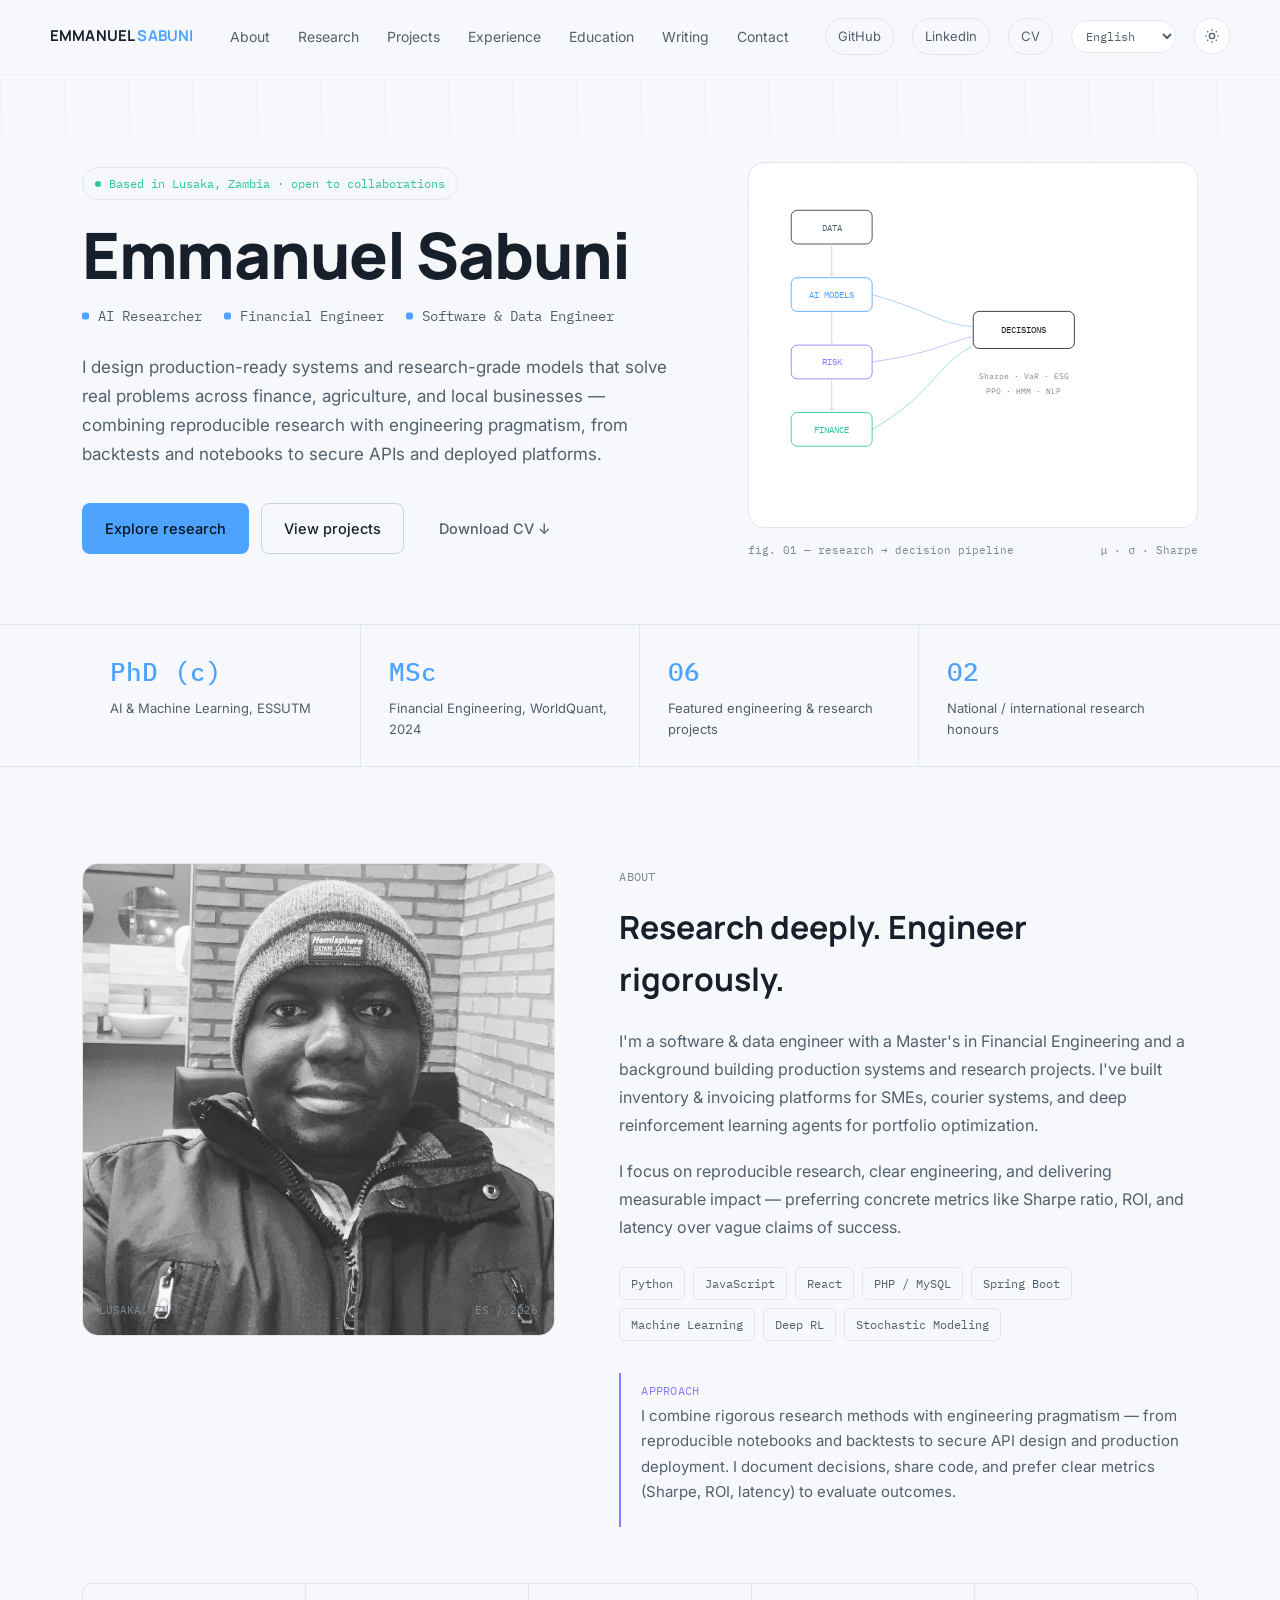
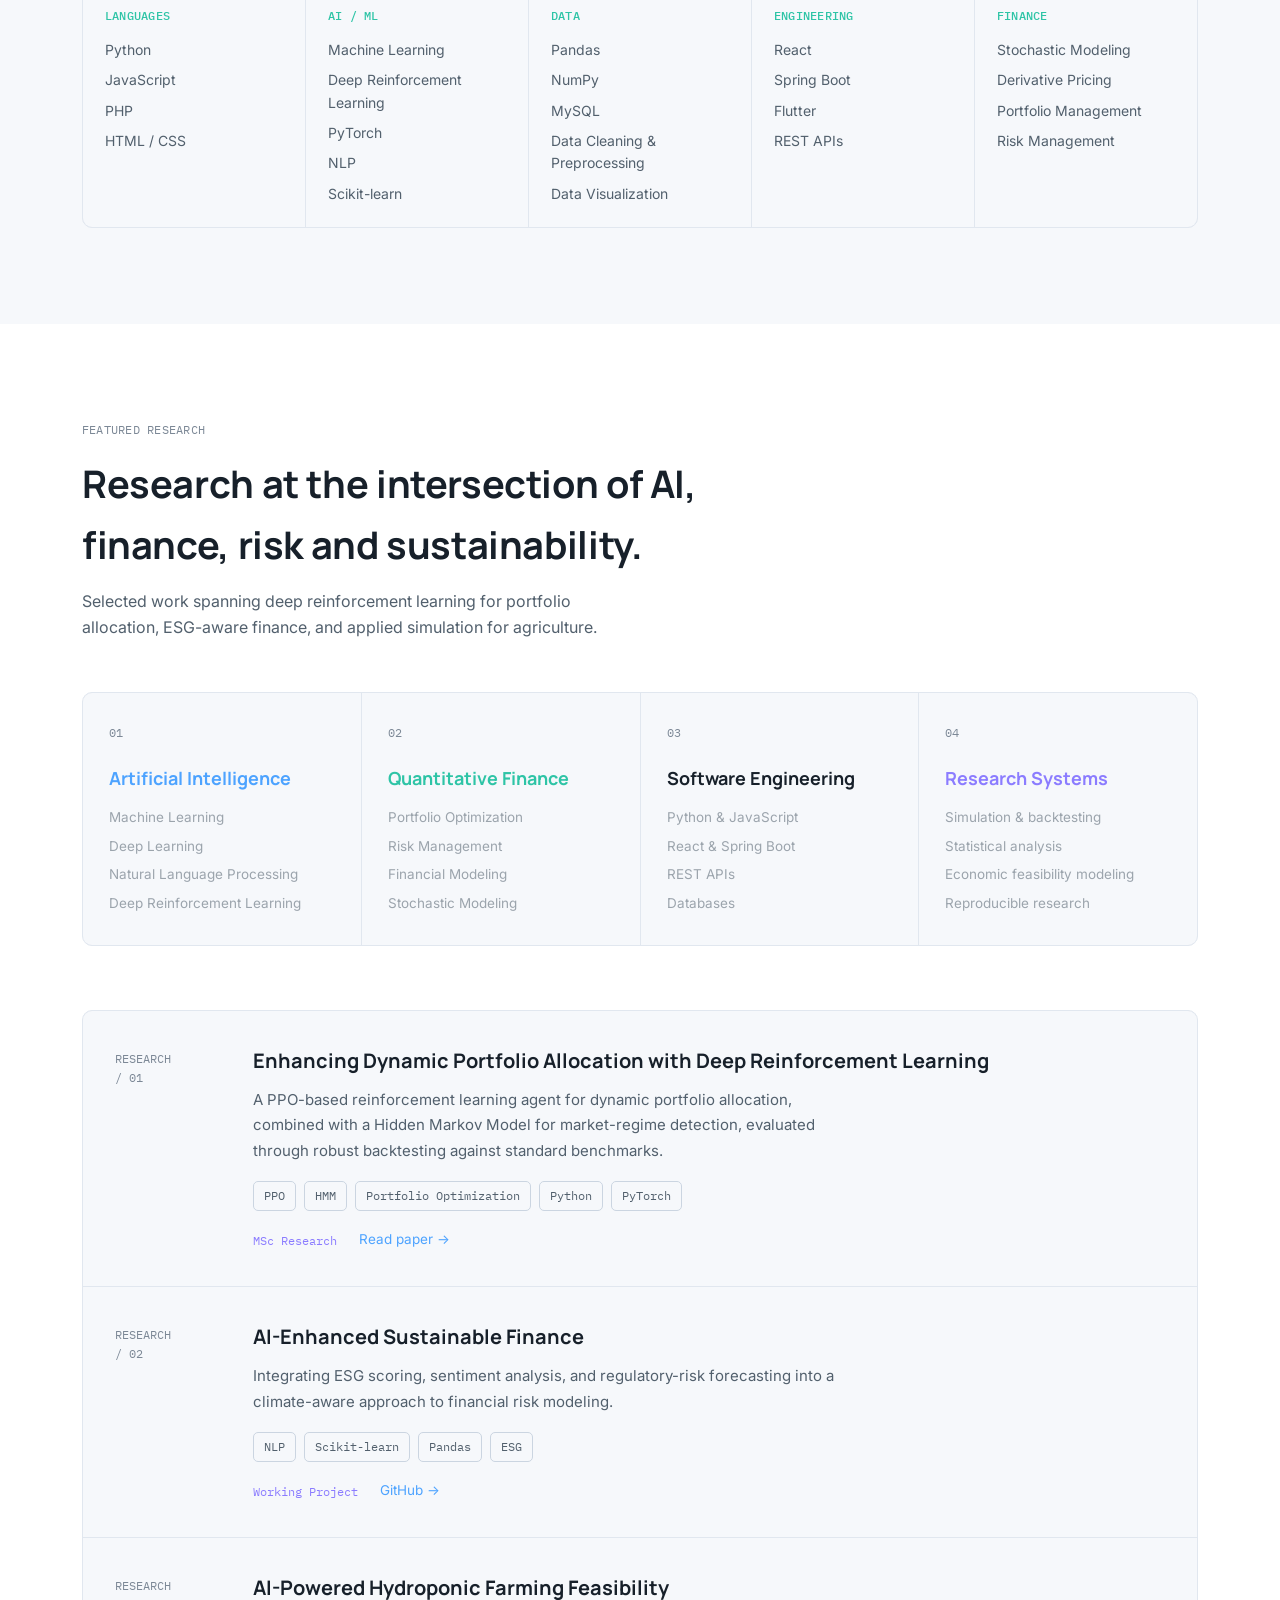
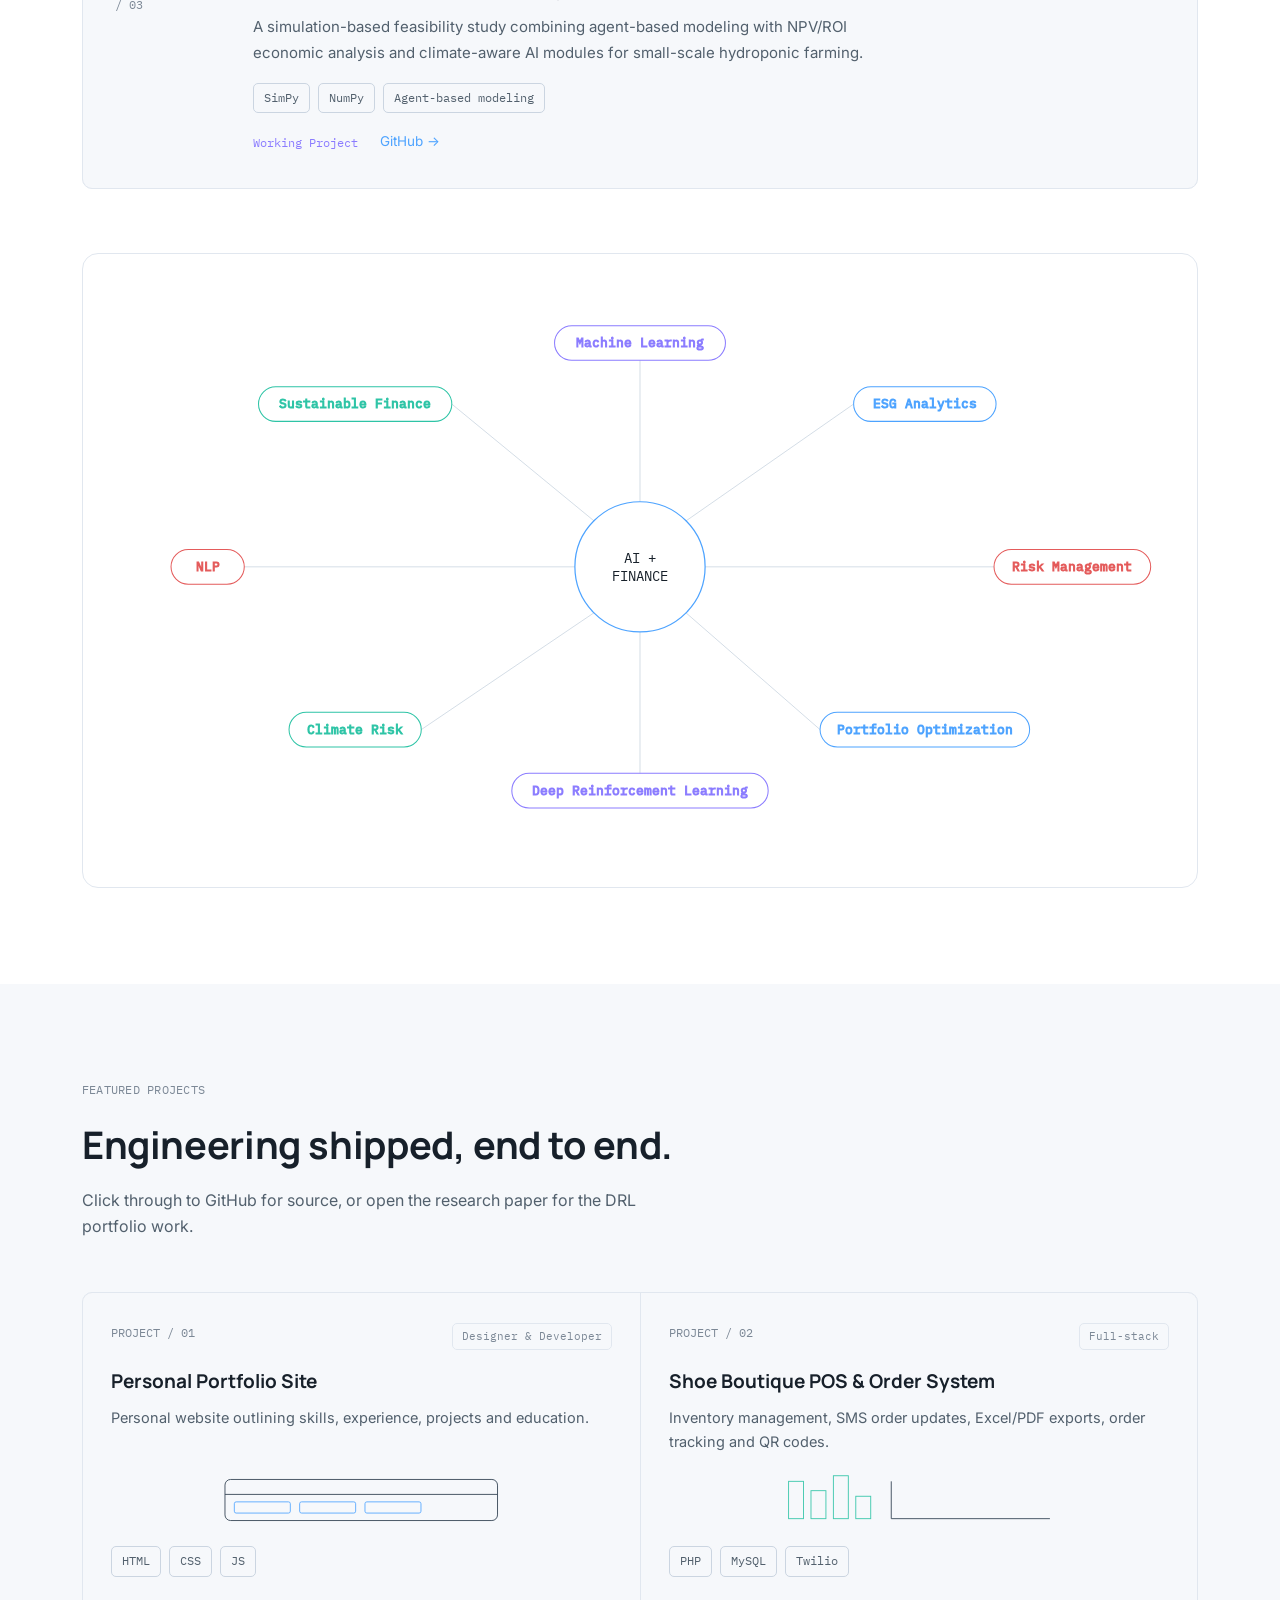
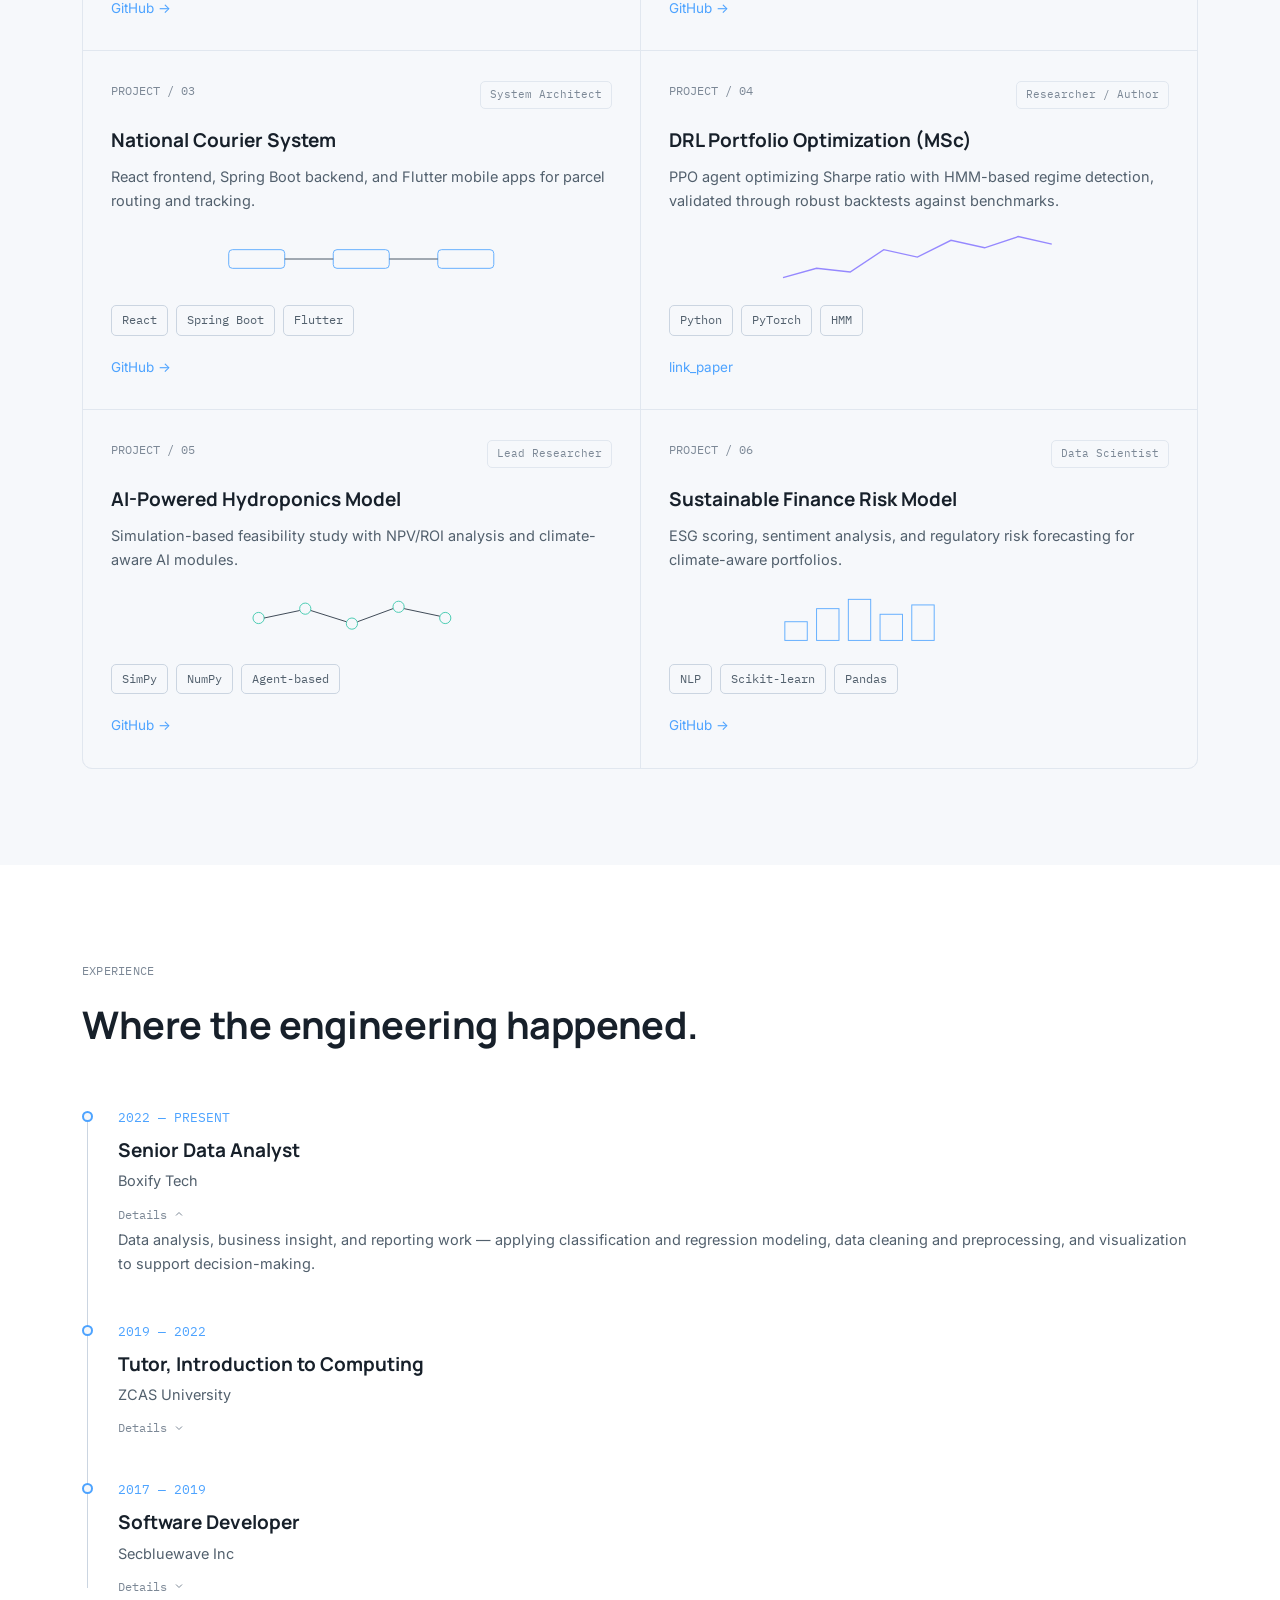
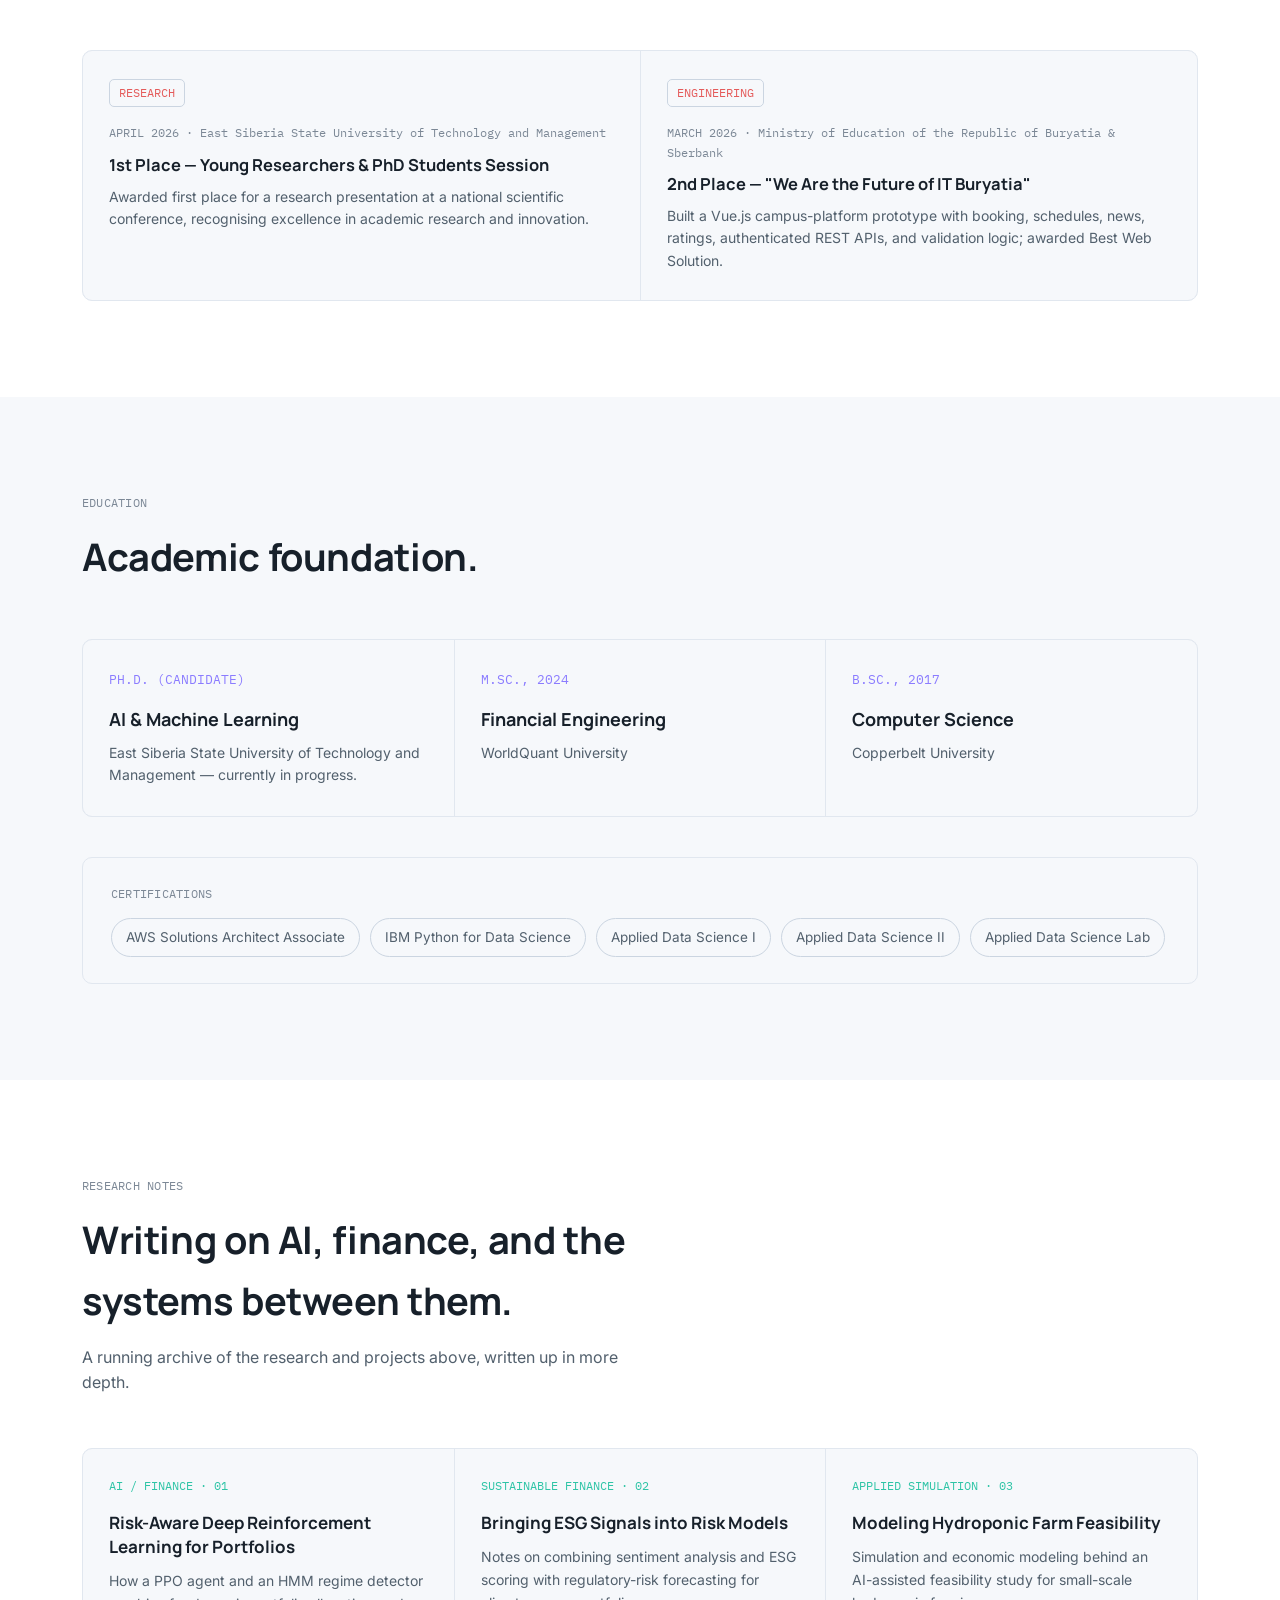
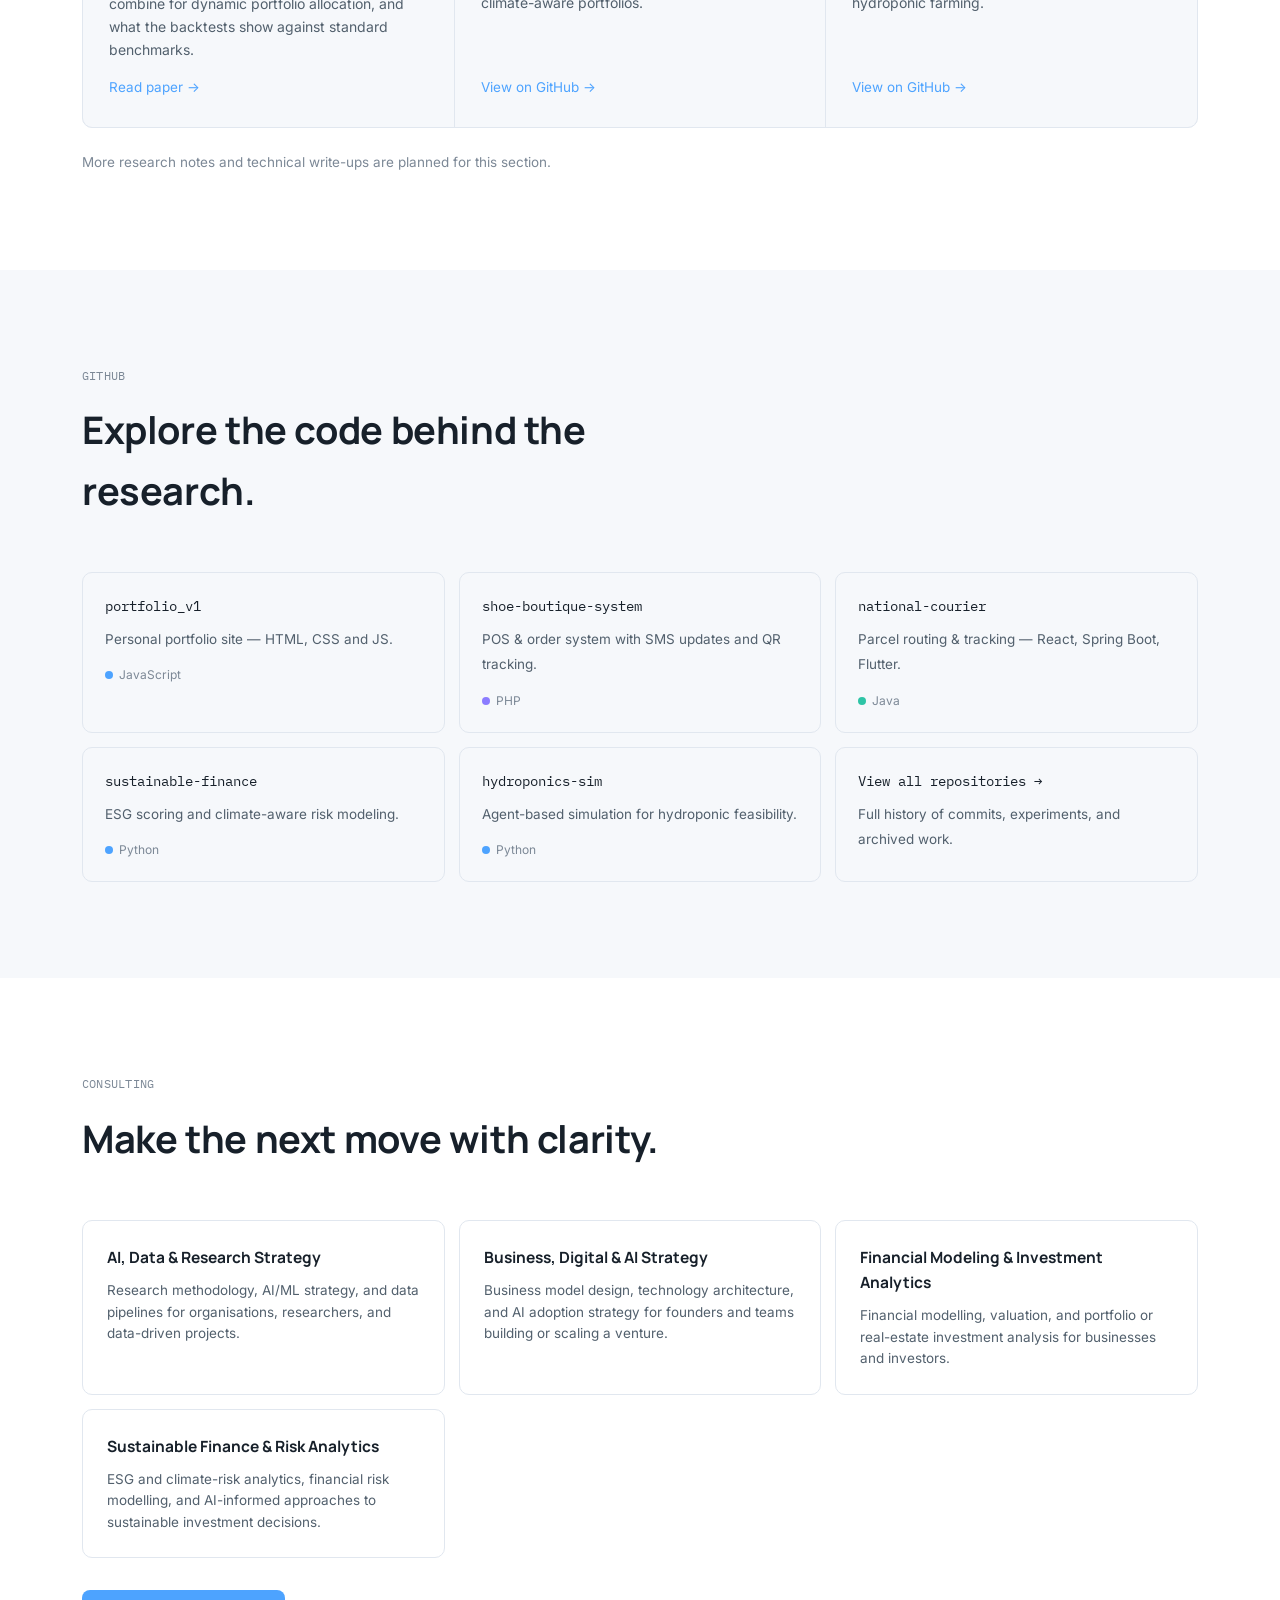
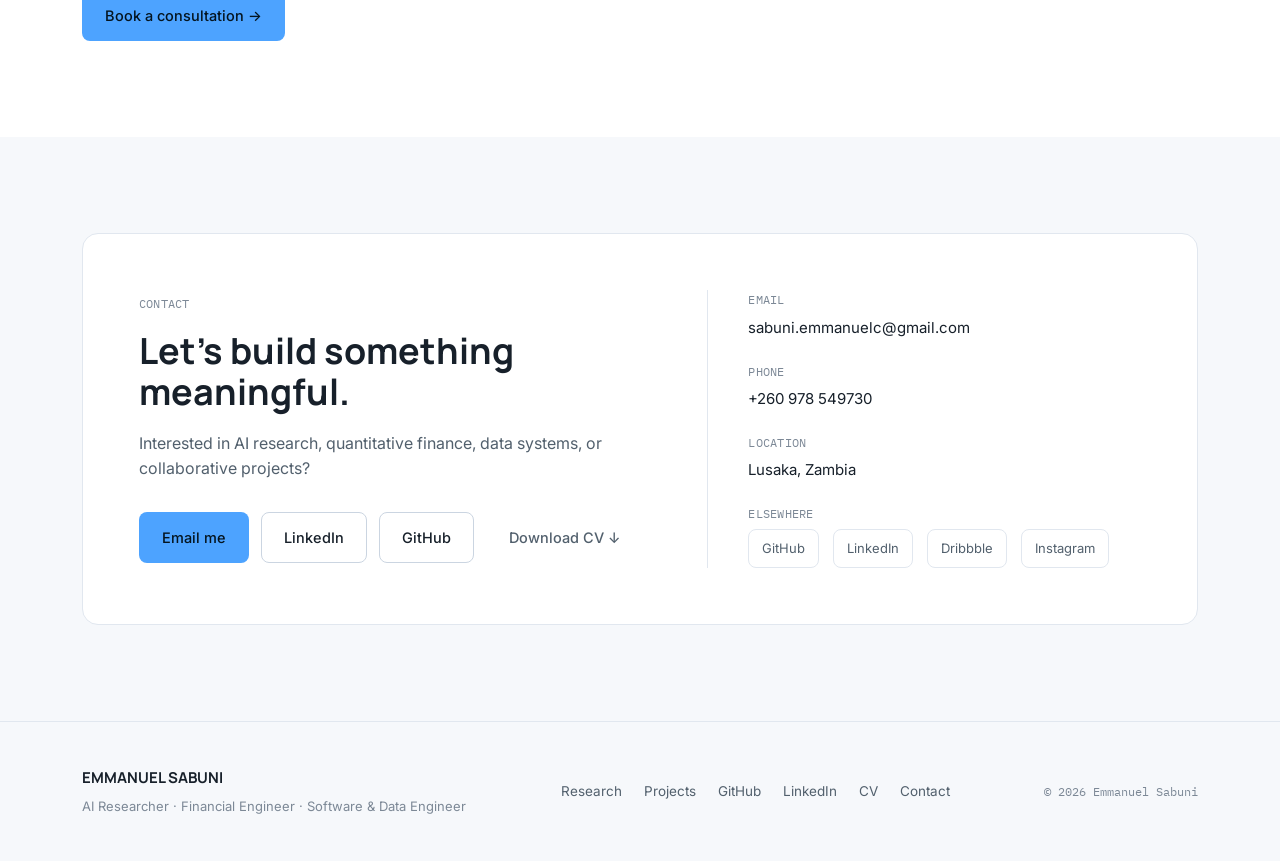
<file: index.html>
<!DOCTYPE html>
<html lang="en">
<head>
<meta charset="UTF-8">
<meta name="viewport" content="width=device-width, initial-scale=1.0">
<title>Emmanuel Sabuni | AI Researcher · Financial Engineer · Software &amp; Data Engineer</title>
<meta name="description" content="Sabuni Emmanuel C — Software &amp; Data Engineer, Financial Engineer, and AI researcher based in Lusaka, Zambia. Research and production systems across deep reinforcement learning, sustainable finance, and applied software engineering.">
<meta property="og:title" content="Emmanuel Sabuni | AI Researcher · Financial Engineer · Software Engineer">
<meta property="og:description" content="Research and engineering at the intersection of AI, financial engineering, and software systems.">
<meta property="og:type" content="website">
<meta property="og:locale" content="en_US">
<meta name="twitter:card" content="summary">
<meta name="twitter:title" content="Emmanuel Sabuni | AI Researcher · Financial Engineer · Software Engineer">
<meta name="twitter:description" content="Research and engineering at the intersection of AI, financial engineering, and software systems.">
<link rel="preconnect" href="https://fonts.googleapis.com">
<link rel="preconnect" href="https://fonts.gstatic.com" crossorigin>
<link href="https://fonts.googleapis.com/css2?family=Manrope:wght@500;600;700;800&family=Inter:wght@400;500;600&family=IBM+Plex+Mono:wght@400;500&family=Noto+Sans+Arabic:wght@400;500;600;700&display=swap" rel="stylesheet">
<script type="application/ld+json">
{
  "@context": "https://schema.org",
  "@type": "Person",
  "name": "Emmanuel Sabuni",
  "jobTitle": "Software & Data Engineer, Financial Engineer, AI Researcher",
  "address": { "@type": "PostalAddress", "addressLocality": "Lusaka", "addressCountry": "ZM" },
  "email": "mailto:sabuni.emmanuelc@gmail.com",
  "url": "https://www.sabuniemmanuelc.com/",
  "sameAs": [
    "https://github.com/sabuniemmanuelc",
    "https://www.linkedin.com/in/sabuniemmanuelc",
    "https://dribbble.com/sabuniemmanuelc",
    "https://www.instagram.com/sabuniemmamuelc/?hl=en"
  ],
  "alumniOf": [
    "East Siberia State University of Technology and Management",
    "WorldQuant University",
    "Copperbelt University"
  ]
}
</script>
<link rel="stylesheet" href="assets/css/style.css">
</head>
<body>

<a href="#main" class="skip-link">Skip to content</a>

<nav class="nav" id="nav">
  <div class="wrap nav-inner">
    <a href="#home" class="nav-brand">EMMANUEL <span>SABUNI</span></a>
    <ul class="nav-links">
      <li><a href="#about" data-i18n="nav_about">About</a></li>
      <li><a href="#research" data-i18n="nav_research">Research</a></li>
      <li><a href="#projects" data-i18n="nav_projects">Projects</a></li>
      <li><a href="#experience" data-i18n="nav_experience">Experience</a></li>
      <li><a href="#education" data-i18n="nav_education">Education</a></li>
      <li><a href="#writing" data-i18n="nav_writing">Writing</a></li>
      <li><a href="#contact" data-i18n="nav_contact">Contact</a></li>
    </ul>
    <div class="nav-right">
      <a class="nav-icon-link" href="https://github.com/sabuniemmanuelc" target="_blank" rel="noopener">GitHub</a>
      <a class="nav-icon-link" href="https://www.linkedin.com/in/sabuniemmanuelc" target="_blank" rel="noopener">LinkedIn</a>
      <a class="nav-icon-link" href="assets/files/SabuniEmmanuelResume.pdf" target="_blank" rel="noopener" data-i18n="nav_cv">CV</a>
      <select class="lang-select" aria-label="Select language"></select>
      <button class="theme-toggle" id="themeToggle" aria-label="Toggle light and dark theme" type="button">
        <svg id="themeIcon" width="16" height="16" viewBox="0 0 24 24" fill="none" stroke="currentColor" stroke-width="2" aria-hidden="true"><circle cx="12" cy="12" r="4"></circle><path d="M12 2v2M12 20v2M4.9 4.9l1.4 1.4M17.7 17.7l1.4 1.4M2 12h2M20 12h2M4.9 19.1l1.4-1.4M17.7 6.3l1.4-1.4"></path></svg>
      </button>
      <button class="nav-menu-btn" id="menuBtn" aria-label="Open menu" aria-expanded="false" type="button">
        <svg width="16" height="16" viewBox="0 0 24 24" fill="none" stroke="currentColor" stroke-width="2"><path d="M3 6h18M3 12h18M3 18h18"/></svg>
      </button>
    </div>
  </div>
  <div class="wrap">
    <div class="mobile-panel" id="mobilePanel">
      <a href="#about" data-i18n="nav_about">About</a>
      <a href="#research" data-i18n="nav_research">Research</a>
      <a href="#projects" data-i18n="nav_projects">Projects</a>
      <a href="#experience" data-i18n="nav_experience">Experience</a>
      <a href="#education" data-i18n="nav_education">Education</a>
      <a href="#writing" data-i18n="nav_writing">Writing</a>
      <a href="#contact" data-i18n="nav_contact">Contact</a>
    </div>
  </div>
</nav>

<main id="main">

<!-- ================= HERO ================= -->
<section class="hero" id="home">
  <div class="hero-bg-grid" aria-hidden="true"></div>
  <div class="wrap hero-inner">
    <div>
      <span class="eyebrow"><span class="dot"></span><span data-i18n="hero_eyebrow">Based in Lusaka, Zambia · open to collaborations</span></span>
      <h1>Emmanuel Sabuni</h1>
      <div class="hero-roles">
        <span data-i18n="hero_role_ai">AI Researcher</span>
        <span data-i18n="hero_role_fin">Financial Engineer</span>
        <span data-i18n="hero_role_swe">Software &amp; Data Engineer</span>
      </div>
      <p class="lede" data-i18n="hero_lede">I design production-ready systems and research-grade models that solve real problems across finance, agriculture, and local businesses — combining reproducible research with engineering pragmatism, from backtests and notebooks to secure APIs and deployed platforms.</p>
      <div class="hero-actions">
        <a href="#research" class="btn btn-primary" data-i18n="btn_explore_research">Explore research</a>
        <a href="#projects" class="btn btn-outline" data-i18n="btn_view_projects">View projects</a>
        <a href="assets/files/SabuniEmmanuelResume.pdf" target="_blank" rel="noopener" class="btn btn-ghost" data-i18n="btn_download_cv">Download CV ↓</a>
      </div>
    </div>
    <div class="hero-visual">
      <div class="hero-visual-frame">
        <svg viewBox="0 0 480 380" role="img" aria-labelledby="heroSvgTitle">
          <title id="heroSvgTitle">Diagram of data flowing through AI models into risk analysis and financial decisions</title>
          <defs>
            <marker id="hArrow" viewBox="0 0 10 10" refX="8" refY="5" markerWidth="6" markerHeight="6" orient="auto-start-reverse">
              <path d="M2 1L8 5L2 9" fill="none" stroke="var(--border-strong)" stroke-width="1.4"/>
            </marker>
          </defs>
          <g font-family="IBM Plex Mono, monospace" font-size="11">
            <rect x="24" y="30" width="96" height="40" rx="7" fill="none" stroke="#2B3B4C"/>
            <text x="72" y="54" text-anchor="middle" fill="var(--text-2)">DATA</text>

            <rect x="24" y="110" width="96" height="40" rx="7" fill="none" stroke="#4DA3FF"/>
            <text x="72" y="134" text-anchor="middle" fill="#4DA3FF">AI MODELS</text>

            <rect x="24" y="190" width="96" height="40" rx="7" fill="none" stroke="#8B7CFF"/>
            <text x="72" y="214" text-anchor="middle" fill="#8B7CFF">RISK</text>

            <rect x="24" y="270" width="96" height="40" rx="7" fill="none" stroke="#2EC4A6"/>
            <text x="72" y="294" text-anchor="middle" fill="#2EC4A6">FINANCE</text>

            <rect x="240" y="150" width="120" height="44" rx="7" fill="none" stroke="var(--text)"/>
            <text x="300" y="176" text-anchor="middle" fill="var(--text)">DECISIONS</text>

            <line x1="72" y1="70" x2="72" y2="108" stroke="var(--border-strong)" marker-end="url(#hArrow)"/>
            <line x1="72" y1="150" x2="72" y2="188" stroke="var(--border-strong)" marker-end="url(#hArrow)"/>
            <line x1="72" y1="230" x2="72" y2="268" stroke="var(--border-strong)" marker-end="url(#hArrow)"/>

            <path d="M120 130 C 190 150, 200 165, 238 168" fill="none" stroke="#4DA3FF" opacity="0.55" marker-end="url(#hArrow)"/>
            <path d="M120 210 C 190 200, 200 190, 238 180" fill="none" stroke="#8B7CFF" opacity="0.55" marker-end="url(#hArrow)"/>
            <path d="M120 290 C 190 250, 200 210, 238 192" fill="none" stroke="#2EC4A6" opacity="0.55" marker-end="url(#hArrow)"/>

            <text x="300" y="230" text-anchor="middle" fill="var(--text-3)" font-size="10">Sharpe · VaR · ESG</text>
            <text x="300" y="248" text-anchor="middle" fill="var(--text-3)" font-size="10">PPO · HMM · NLP</text>
          </g>
        </svg>
      </div>
      <div class="hero-visual-caption">
        <span data-i18n="hero_caption_fig">fig. 01 — research → decision pipeline</span>
        <span>μ · σ · Sharpe</span>
      </div>
    </div>
  </div>
</section>

<!-- ================= STATS ================= -->
<div class="stats">
  <div class="wrap stats-grid">
    <div class="stat">
      <div class="stat-value">PhD (c)</div>
      <div class="stat-label" data-i18n="stat_phd_label">AI &amp; Machine Learning, ESSUTM</div>
    </div>
    <div class="stat">
      <div class="stat-value">MSc</div>
      <div class="stat-label" data-i18n="stat_msc_label">Financial Engineering, WorldQuant, 2024</div>
    </div>
    <div class="stat">
      <div class="stat-value">06</div>
      <div class="stat-label" data-i18n="stat_projects_label">Featured engineering &amp; research projects</div>
    </div>
    <div class="stat">
      <div class="stat-value">02</div>
      <div class="stat-label" data-i18n="stat_honours_label">National / international research honours</div>
    </div>
  </div>
</div>

<!-- ================= ABOUT ================= -->
<section id="about">
  <div class="wrap about-grid">
    <div>
      <div class="about-photo">
        <img src="assets/images/profile.jpeg" alt="Emmanuel Sabuni">
        <div class="corner-tag"><span>LUSAKA, ZM</span><span>ES / 2026</span></div>
      </div>
    </div>
    <div class="about-text">
      <span class="label" data-i18n="about_label">ABOUT</span>
      <h2 style="margin-top:14px;margin-bottom:22px;font-size:clamp(24px,3vw,32px);" data-i18n="about_heading">Research deeply. Engineer rigorously.</h2>
      <p data-i18n="about_p1">I'm a software &amp; data engineer with a Master's in Financial Engineering and a background building production systems and research projects. I've built inventory &amp; invoicing platforms for SMEs, courier systems, and deep reinforcement learning agents for portfolio optimization.</p>
      <p data-i18n="about_p2">I focus on reproducible research, clear engineering, and delivering measurable impact — preferring concrete metrics like Sharpe ratio, ROI, and latency over vague claims of success.</p>
      <div class="pill-group">
        <span class="pill">Python</span>
        <span class="pill">JavaScript</span>
        <span class="pill">React</span>
        <span class="pill">PHP / MySQL</span>
        <span class="pill">Spring Boot</span>
        <span class="pill">Machine Learning</span>
        <span class="pill">Deep RL</span>
        <span class="pill">Stochastic Modeling</span>
      </div>
      <div class="approach-box">
        <span class="label" data-i18n="approach_label">APPROACH</span>
        <p data-i18n="approach_text">I combine rigorous research methods with engineering pragmatism — from reproducible notebooks and backtests to secure API design and production deployment. I document decisions, share code, and prefer clear metrics (Sharpe, ROI, latency) to evaluate outcomes.</p>
      </div>
    </div>
  </div>

  <div class="wrap">
    <div class="tech-grid">
      <div class="tech-col">
        <h4 data-i18n="tech_languages">LANGUAGES</h4>
        <ul><li>Python</li><li>JavaScript</li><li>PHP</li><li>HTML / CSS</li></ul>
      </div>
      <div class="tech-col">
        <h4 data-i18n="tech_ai_ml">AI / ML</h4>
        <ul><li>Machine Learning</li><li>Deep Reinforcement Learning</li><li>PyTorch</li><li>NLP</li><li>Scikit-learn</li></ul>
      </div>
      <div class="tech-col">
        <h4 data-i18n="tech_data">DATA</h4>
        <ul><li>Pandas</li><li>NumPy</li><li>MySQL</li><li>Data Cleaning &amp; Preprocessing</li><li>Data Visualization</li></ul>
      </div>
      <div class="tech-col">
        <h4 data-i18n="tech_engineering">ENGINEERING</h4>
        <ul><li>React</li><li>Spring Boot</li><li>Flutter</li><li>REST APIs</li></ul>
      </div>
      <div class="tech-col">
        <h4 data-i18n="tech_finance">FINANCE</h4>
        <ul><li>Stochastic Modeling</li><li>Derivative Pricing</li><li>Portfolio Management</li><li>Risk Management</li></ul>
      </div>
    </div>
  </div>
</section>

<!-- ================= RESEARCH ================= -->
<section id="research" class="section-alt">
  <div class="wrap">
    <div class="section-head">
      <span class="label" data-i18n="research_label">FEATURED RESEARCH</span>
      <h2 data-i18n="research_heading">Research at the intersection of AI, finance, risk and sustainability.</h2>
      <p data-i18n="research_sub">Selected work spanning deep reinforcement learning for portfolio allocation, ESG-aware finance, and applied simulation for agriculture.</p>
    </div>

    <div class="cap-grid" style="margin-bottom:64px;">
      <div class="cap-card c-ai">
        <div class="cap-num">01</div>
        <h3 data-i18n="cap_ai_title">Artificial Intelligence</h3>
        <ul>
          <li data-i18n="cap_ai_1">Machine Learning</li>
          <li data-i18n="cap_ai_2">Deep Learning</li>
          <li data-i18n="cap_ai_3">Natural Language Processing</li>
          <li data-i18n="cap_ai_4">Deep Reinforcement Learning</li>
        </ul>
      </div>
      <div class="cap-card c-fin">
        <div class="cap-num">02</div>
        <h3 data-i18n="cap_fin_title">Quantitative Finance</h3>
        <ul>
          <li data-i18n="cap_fin_1">Portfolio Optimization</li>
          <li data-i18n="cap_fin_2">Risk Management</li>
          <li data-i18n="cap_fin_3">Financial Modeling</li>
          <li data-i18n="cap_fin_4">Stochastic Modeling</li>
        </ul>
      </div>
      <div class="cap-card c-eng">
        <div class="cap-num">03</div>
        <h3 data-i18n="cap_eng_title">Software Engineering</h3>
        <ul>
          <li data-i18n="cap_eng_1">Python &amp; JavaScript</li>
          <li data-i18n="cap_eng_2">React &amp; Spring Boot</li>
          <li data-i18n="cap_eng_3">REST APIs</li>
          <li data-i18n="cap_eng_4">Databases</li>
        </ul>
      </div>
      <div class="cap-card c-res">
        <div class="cap-num">04</div>
        <h3 data-i18n="cap_res_title">Research Systems</h3>
        <ul>
          <li data-i18n="cap_res_1">Simulation &amp; backtesting</li>
          <li data-i18n="cap_res_2">Statistical analysis</li>
          <li data-i18n="cap_res_3">Economic feasibility modeling</li>
          <li data-i18n="cap_res_4">Reproducible research</li>
        </ul>
      </div>
    </div>

    <div class="research-list">
      <article class="research-card">
        <div class="research-idx">RESEARCH<br>/ 01</div>
        <div class="research-body">
          <h3 data-i18n="research_1_title">Enhancing Dynamic Portfolio Allocation with Deep Reinforcement Learning</h3>
          <p class="abstract" data-i18n="research_1_abstract">A PPO-based reinforcement learning agent for dynamic portfolio allocation, combined with a Hidden Markov Model for market-regime detection, evaluated through robust backtesting against standard benchmarks.</p>
          <div class="tag-row">
            <span class="tag">PPO</span><span class="tag">HMM</span><span class="tag">Portfolio Optimization</span><span class="tag">Python</span><span class="tag">PyTorch</span>
          </div>
          <div class="research-meta">
            <span class="research-status" data-i18n="research_1_status">MSc Research</span>
            <div class="research-links"><a href="https://arxiv.org/pdf/2511.11481" target="_blank" rel="noopener" data-i18n="link_read_paper">Read paper →</a></div>
          </div>
        </div>
      </article>
      <article class="research-card">
        <div class="research-idx">RESEARCH<br>/ 02</div>
        <div class="research-body">
          <h3 data-i18n="research_2_title">AI-Enhanced Sustainable Finance</h3>
          <p class="abstract" data-i18n="research_2_abstract">Integrating ESG scoring, sentiment analysis, and regulatory-risk forecasting into a climate-aware approach to financial risk modeling.</p>
          <div class="tag-row">
            <span class="tag">NLP</span><span class="tag">Scikit-learn</span><span class="tag">Pandas</span><span class="tag">ESG</span>
          </div>
          <div class="research-meta">
            <span class="research-status" data-i18n="research_status_working">Working Project</span>
            <div class="research-links"><a href="https://github.com/sabuniemmanuelc/sustainable-finance" target="_blank" rel="noopener" data-i18n="link_github">GitHub →</a></div>
          </div>
        </div>
      </article>
      <article class="research-card">
        <div class="research-idx">RESEARCH<br>/ 03</div>
        <div class="research-body">
          <h3 data-i18n="research_3_title">AI-Powered Hydroponic Farming Feasibility</h3>
          <p class="abstract" data-i18n="research_3_abstract">A simulation-based feasibility study combining agent-based modeling with NPV/ROI economic analysis and climate-aware AI modules for small-scale hydroponic farming.</p>
          <div class="tag-row">
            <span class="tag">SimPy</span><span class="tag">NumPy</span><span class="tag">Agent-based modeling</span>
          </div>
          <div class="research-meta">
            <span class="research-status" data-i18n="research_status_working">Working Project</span>
            <div class="research-links"><a href="https://github.com/sabuniemmanuelc/hydroponics-sim" target="_blank" rel="noopener" data-i18n="link_github">GitHub →</a></div>
          </div>
        </div>
      </article>
    </div>

    <div class="map-wrap">
      <svg viewBox="0 0 1040 560" role="img" aria-labelledby="mapTitle">
        <title id="mapTitle">Research interest map centered on AI and finance, connected to related fields</title>
        <g font-family="IBM Plex Mono, monospace">
          <g stroke="var(--border-strong)" stroke-width="0.8">
            <line x1="520" y1="216" x2="520" y2="77"/>
            <line x1="520" y1="344" x2="520" y2="483"/>
            <line x1="475" y1="235" x2="335" y2="120"/>
            <line x1="475" y1="325" x2="305" y2="440"/>
            <line x1="565" y1="235" x2="730" y2="120"/>
            <line x1="565" y1="325" x2="697" y2="440"/>
            <line x1="456" y1="280" x2="131" y2="280"/>
            <line x1="584" y1="280" x2="868" y2="280"/>
          </g>

          <circle cx="520" cy="280" r="64" fill="none" stroke="#4DA3FF" stroke-width="1.2"/>
          <text x="520" y="276" text-anchor="middle" fill="var(--text)" font-size="14" data-i18n="map_ai">AI +</text>
          <text x="520" y="294" text-anchor="middle" fill="var(--text)" font-size="14" data-i18n="map_finance">FINANCE</text>

          <g fill="none" stroke="#8B7CFF" stroke-width="1">
            <rect x="436" y="43" width="168" height="34" rx="17"/>
            <text x="520" y="64" text-anchor="middle" fill="#8B7CFF" font-size="12.5" data-i18n="map_ml">Machine Learning</text>
          </g>
          <g fill="none" stroke="#8B7CFF" stroke-width="1">
            <rect x="394" y="483" width="252" height="34" rx="17"/>
            <text x="520" y="504" text-anchor="middle" fill="#8B7CFF" font-size="12.5" data-i18n="map_drl">Deep Reinforcement Learning</text>
          </g>

          <g fill="none" stroke="#2EC4A6" stroke-width="1">
            <rect x="145" y="103" width="190" height="34" rx="17"/>
            <text x="240" y="124" text-anchor="middle" fill="#2EC4A6" font-size="12.5" data-i18n="map_sustainable">Sustainable Finance</text>
          </g>
          <g fill="none" stroke="#2EC4A6" stroke-width="1">
            <rect x="175" y="423" width="130" height="34" rx="17"/>
            <text x="240" y="444" text-anchor="middle" fill="#2EC4A6" font-size="12.5" data-i18n="map_climate">Climate Risk</text>
          </g>

          <g fill="none" stroke="#4DA3FF" stroke-width="1">
            <rect x="730" y="103" width="140" height="34" rx="17"/>
            <text x="800" y="124" text-anchor="middle" fill="#4DA3FF" font-size="12.5" data-i18n="map_esg">ESG Analytics</text>
          </g>
          <g fill="none" stroke="#4DA3FF" stroke-width="1">
            <rect x="697" y="423" width="206" height="34" rx="17"/>
            <text x="800" y="444" text-anchor="middle" fill="#4DA3FF" font-size="12.5" data-i18n="map_portfolio">Portfolio Optimization</text>
          </g>

          <g fill="none" stroke="#E45B5B" stroke-width="1">
            <rect x="59" y="263" width="72" height="34" rx="17"/>
            <text x="95" y="284" text-anchor="middle" fill="#E45B5B" font-size="12.5" data-i18n="map_nlp">NLP</text>
          </g>
          <g fill="none" stroke="#E45B5B" stroke-width="1">
            <rect x="868" y="263" width="154" height="34" rx="17"/>
            <text x="945" y="284" text-anchor="middle" fill="#E45B5B" font-size="12.5" data-i18n="map_risk">Risk Management</text>
          </g>
        </g>
      </svg>
    </div>
  </div>
</section>

<!-- ================= PROJECTS ================= -->
<section id="projects">
  <div class="wrap">
    <div class="section-head">
      <span class="label" data-i18n="projects_label">FEATURED PROJECTS</span>
      <h2 data-i18n="projects_heading">Engineering shipped, end to end.</h2>
      <p data-i18n="projects_sub">Click through to GitHub for source, or open the research paper for the DRL portfolio work.</p>
    </div>

    <div class="projects-grid">

      <article class="project-card">
        <div class="project-top"><span class="project-idx">PROJECT / 01</span><span class="project-role" data-i18n="proj_1_role">Designer &amp; Developer</span></div>
        <h3 data-i18n="proj_1_title">Personal Portfolio Site</h3>
        <p class="desc" data-i18n="proj_1_desc">Personal website outlining skills, experience, projects and education.</p>
        <div class="project-viz"><svg viewBox="0 0 300 60"><rect x="4" y="8" width="292" height="44" rx="6" fill="none" stroke="#2B3B4C"/><line x1="4" y1="24" x2="296" y2="24" stroke="#2B3B4C"/><rect x="14" y="32" width="60" height="12" rx="2" fill="none" stroke="#4DA3FF"/><rect x="84" y="32" width="60" height="12" rx="2" fill="none" stroke="#4DA3FF"/><rect x="154" y="32" width="60" height="12" rx="2" fill="none" stroke="#4DA3FF"/></svg></div>
        <div class="tag-row"><span class="tag">HTML</span><span class="tag">CSS</span><span class="tag">JS</span></div>
        <div class="project-foot"><div class="project-links"><a href="https://github.com/sabuniemmanuelc/portfolio_v1" target="_blank" rel="noopener" data-i18n="link_github">GitHub →</a></div></div>
      </article>

      <article class="project-card">
        <div class="project-top"><span class="project-idx">PROJECT / 02</span><span class="project-role" data-i18n="proj_2_role">Full-stack</span></div>
        <h3 data-i18n="proj_2_title">Shoe Boutique POS &amp; Order System</h3>
        <p class="desc" data-i18n="proj_2_desc">Inventory management, SMS order updates, Excel/PDF exports, order tracking and QR codes.</p>
        <div class="project-viz"><svg viewBox="0 0 300 60"><rect x="10" y="10" width="16" height="40" fill="none" stroke="#2EC4A6"/><rect x="34" y="20" width="16" height="30" fill="none" stroke="#2EC4A6"/><rect x="58" y="4" width="16" height="46" fill="none" stroke="#2EC4A6"/><rect x="82" y="26" width="16" height="24" fill="none" stroke="#2EC4A6"/><line x1="120" y1="50" x2="290" y2="50" stroke="#2B3B4C"/><line x1="120" y1="10" x2="120" y2="50" stroke="#2B3B4C"/></svg></div>
        <div class="tag-row"><span class="tag">PHP</span><span class="tag">MySQL</span><span class="tag">Twilio</span></div>
        <div class="project-foot"><div class="project-links"><a href="https://github.com/sabuniemmanuelc/shoe-boutique-system" target="_blank" rel="noopener" data-i18n="link_github">GitHub →</a></div></div>
      </article>

      <article class="project-card">
        <div class="project-top"><span class="project-idx">PROJECT / 03</span><span class="project-role" data-i18n="proj_3_role">System Architect</span></div>
        <h3 data-i18n="proj_3_title">National Courier System</h3>
        <p class="desc" data-i18n="proj_3_desc">React frontend, Spring Boot backend, and Flutter mobile apps for parcel routing and tracking.</p>
        <div class="project-viz"><svg viewBox="0 0 300 60"><rect x="8" y="20" width="60" height="20" rx="4" fill="none" stroke="#4DA3FF"/><rect x="120" y="20" width="60" height="20" rx="4" fill="none" stroke="#4DA3FF"/><rect x="232" y="20" width="60" height="20" rx="4" fill="none" stroke="#4DA3FF"/><line x1="68" y1="30" x2="120" y2="30" stroke="#2B3B4C"/><line x1="180" y1="30" x2="232" y2="30" stroke="#2B3B4C"/></svg></div>
        <div class="tag-row"><span class="tag">React</span><span class="tag">Spring Boot</span><span class="tag">Flutter</span></div>
        <div class="project-foot"><div class="project-links"><a href="https://github.com/sabuniemmanuelc/national-courier" target="_blank" rel="noopener" data-i18n="link_github">GitHub →</a></div></div>
      </article>

      <article class="project-card">
        <div class="project-top"><span class="project-idx">PROJECT / 04</span><span class="project-role" data-i18n="proj_4_role">Researcher / Author</span></div>
        <h3 data-i18n="proj_4_title">DRL Portfolio Optimization (MSc)</h3>
        <p class="desc" data-i18n="proj_4_desc">PPO agent optimizing Sharpe ratio with HMM-based regime detection, validated through robust backtests against benchmarks.</p>
        <div class="project-viz"><svg viewBox="0 0 300 60"><polyline points="4,50 40,40 76,44 112,20 148,28 184,10 220,18 256,6 292,14" fill="none" stroke="#8B7CFF" stroke-width="1.5"/></svg></div>
        <div class="tag-row"><span class="tag">Python</span><span class="tag">PyTorch</span><span class="tag">HMM</span></div>
        <div class="project-foot"><div class="project-links"><a href="https://arxiv.org/pdf/2511.11481" target="_blank" rel="noopener" data-i18n="link_paper">Paper →</a></div></div>
      </article>

      <article class="project-card">
        <div class="project-top"><span class="project-idx">PROJECT / 05</span><span class="project-role" data-i18n="proj_5_role">Lead Researcher</span></div>
        <h3 data-i18n="proj_5_title">AI-Powered Hydroponics Model</h3>
        <p class="desc" data-i18n="proj_5_desc">Simulation-based feasibility study with NPV/ROI analysis and climate-aware AI modules.</p>
        <div class="project-viz"><svg viewBox="0 0 300 60"><circle cx="40" cy="30" r="6" fill="none" stroke="#2EC4A6"/><circle cx="90" cy="20" r="6" fill="none" stroke="#2EC4A6"/><circle cx="140" cy="36" r="6" fill="none" stroke="#2EC4A6"/><circle cx="190" cy="18" r="6" fill="none" stroke="#2EC4A6"/><circle cx="240" cy="30" r="6" fill="none" stroke="#2EC4A6"/><line x1="46" y1="30" x2="84" y2="22" stroke="#1E2A38"/><line x1="96" y1="22" x2="134" y2="34" stroke="#1E2A38"/><line x1="146" y1="34" x2="184" y2="20" stroke="#1E2A38"/><line x1="196" y1="20" x2="234" y2="28" stroke="#1E2A38"/></svg></div>
        <div class="tag-row"><span class="tag">SimPy</span><span class="tag">NumPy</span><span class="tag">Agent-based</span></div>
        <div class="project-foot"><div class="project-links"><a href="https://github.com/sabuniemmanuelc/hydroponics-sim" target="_blank" rel="noopener" data-i18n="link_github">GitHub →</a></div></div>
      </article>

      <article class="project-card">
        <div class="project-top"><span class="project-idx">PROJECT / 06</span><span class="project-role" data-i18n="proj_6_role">Data Scientist</span></div>
        <h3 data-i18n="proj_6_title">Sustainable Finance Risk Model</h3>
        <p class="desc" data-i18n="proj_6_desc">ESG scoring, sentiment analysis, and regulatory risk forecasting for climate-aware portfolios.</p>
        <div class="project-viz"><svg viewBox="0 0 300 60"><rect x="6" y="34" width="24" height="20" fill="none" stroke="#4DA3FF"/><rect x="40" y="20" width="24" height="34" fill="none" stroke="#4DA3FF"/><rect x="74" y="10" width="24" height="44" fill="none" stroke="#4DA3FF"/><rect x="108" y="26" width="24" height="28" fill="none" stroke="#4DA3FF"/><rect x="142" y="16" width="24" height="38" fill="none" stroke="#4DA3FF"/></svg></div>
        <div class="tag-row"><span class="tag">NLP</span><span class="tag">Scikit-learn</span><span class="tag">Pandas</span></div>
        <div class="project-foot"><div class="project-links"><a href="https://github.com/sabuniemmanuelc/sustainable-finance" target="_blank" rel="noopener" data-i18n="link_github">GitHub →</a></div></div>
      </article>

    </div>
  </div>
</section>

<!-- ================= EXPERIENCE ================= -->
<section id="experience" class="section-alt">
  <div class="wrap">
    <div class="section-head">
      <span class="label" data-i18n="experience_label">EXPERIENCE</span>
      <h2 data-i18n="experience_heading">Where the engineering happened.</h2>
    </div>
    <div class="timeline">
      <div class="tl-item open">
        <div class="tl-dot"></div>
        <div class="tl-date">2022 — <span data-i18n="date_present">PRESENT</span></div>
        <h3 data-i18n="exp_1_role">Senior Data Analyst</h3>
        <div class="org">Boxify Tech</div>
        <button class="tl-toggle" type="button" onclick="toggleTl(this)"><span data-i18n="toggle_details">Details</span> <svg width="12" height="12" viewBox="0 0 24 24" fill="none" stroke="currentColor" stroke-width="2"><polyline points="6 9 12 15 18 9"/></svg></button>
        <div class="tl-details"><div class="tl-details-inner" data-i18n="exp_1_details">Data analysis, business insight, and reporting work — applying classification and regression modeling, data cleaning and preprocessing, and visualization to support decision-making.</div></div>
      </div>
      <div class="tl-item">
        <div class="tl-dot"></div>
        <div class="tl-date">2019 — 2022</div>
        <h3 data-i18n="exp_2_role">Tutor, Introduction to Computing</h3>
        <div class="org">ZCAS University</div>
        <button class="tl-toggle" type="button" onclick="toggleTl(this)"><span data-i18n="toggle_details">Details</span> <svg width="12" height="12" viewBox="0 0 24 24" fill="none" stroke="currentColor" stroke-width="2"><polyline points="6 9 12 15 18 9"/></svg></button>
        <div class="tl-details"><div class="tl-details-inner" data-i18n="exp_2_details">Taught foundational computing concepts, supporting students building their first software skills.</div></div>
      </div>
      <div class="tl-item">
        <div class="tl-dot"></div>
        <div class="tl-date">2017 — 2019</div>
        <h3 data-i18n="exp_3_role">Software Developer</h3>
        <div class="org">Secbluewave Inc</div>
        <button class="tl-toggle" type="button" onclick="toggleTl(this)"><span data-i18n="toggle_details">Details</span> <svg width="12" height="12" viewBox="0 0 24 24" fill="none" stroke="currentColor" stroke-width="2"><polyline points="6 9 12 15 18 9"/></svg></button>
        <div class="tl-details"><div class="tl-details-inner" data-i18n="exp_3_details">Software development work, forming the engineering foundation that underpins later production systems and platforms.</div></div>
      </div>
    </div>

    <div class="honours">
      <div class="honour-card">
        <span class="honour-tag" data-i18n="honour_tag_research">RESEARCH</span>
        <div class="honour-date mono">APRIL 2026 · East Siberia State University of Technology and Management</div>
        <h3 data-i18n="honour_1_title">1st Place — Young Researchers &amp; PhD Students Session</h3>
        <p data-i18n="honour_1_desc">Awarded first place for a research presentation at a national scientific conference, recognising excellence in academic research and innovation.</p>
      </div>
      <div class="honour-card">
        <span class="honour-tag" data-i18n="honour_tag_engineering">ENGINEERING</span>
        <div class="honour-date mono">MARCH 2026 · Ministry of Education of the Republic of Buryatia &amp; Sberbank</div>
        <h3 data-i18n="honour_2_title">2nd Place — "We Are the Future of IT Buryatia"</h3>
        <p data-i18n="honour_2_desc">Built a Vue.js campus-platform prototype with booking, schedules, news, ratings, authenticated REST APIs, and validation logic; awarded Best Web Solution.</p>
      </div>
    </div>
  </div>
</section>

<!-- ================= EDUCATION ================= -->
<section id="education">
  <div class="wrap">
    <div class="section-head">
      <span class="label" data-i18n="education_label">EDUCATION</span>
      <h2 data-i18n="education_heading">Academic foundation.</h2>
    </div>
    <div class="edu-grid">
      <div class="edu-card">
        <div class="edu-degree" data-i18n="edu_1_degree">PH.D. (CANDIDATE)</div>
        <h3 data-i18n="edu_1_title">AI &amp; Machine Learning</h3>
        <p data-i18n="edu_1_desc">East Siberia State University of Technology and Management — currently in progress.</p>
      </div>
      <div class="edu-card">
        <div class="edu-degree" data-i18n="edu_2_degree">M.SC., 2024</div>
        <h3 data-i18n="edu_2_title">Financial Engineering</h3>
        <p>WorldQuant University</p>
      </div>
      <div class="edu-card">
        <div class="edu-degree" data-i18n="edu_3_degree">B.SC., 2017</div>
        <h3 data-i18n="edu_3_title">Computer Science</h3>
        <p>Copperbelt University</p>
      </div>
    </div>
    <div class="certs">
      <span class="label" data-i18n="certifications_label">CERTIFICATIONS</span>
      <div class="cert-row">
        <span class="cert-chip">AWS Solutions Architect Associate</span>
        <span class="cert-chip">IBM Python for Data Science</span>
        <span class="cert-chip">Applied Data Science I</span>
        <span class="cert-chip">Applied Data Science II</span>
        <span class="cert-chip">Applied Data Science Lab</span>
      </div>
    </div>
  </div>
</section>

<!-- ================= WRITING / RESEARCH NOTES ================= -->
<section id="writing" class="section-alt">
  <div class="wrap">
    <div class="section-head">
      <span class="label" data-i18n="writing_label">RESEARCH NOTES</span>
      <h2 data-i18n="writing_heading">Writing on AI, finance, and the systems between them.</h2>
      <p data-i18n="writing_sub">A running archive of the research and projects above, written up in more depth.</p>
    </div>
    <div class="notes-grid">
      <article class="note-card">
        <span class="note-tag" data-i18n="note_1_tag">AI / FINANCE · 01</span>
        <h3 data-i18n="note_1_title">Risk-Aware Deep Reinforcement Learning for Portfolios</h3>
        <p data-i18n="note_1_desc">How a PPO agent and an HMM regime detector combine for dynamic portfolio allocation, and what the backtests show against standard benchmarks.</p>
        <a href="https://arxiv.org/pdf/2511.11481" target="_blank" rel="noopener" data-i18n="link_read_paper">Read paper →</a>
      </article>
      <article class="note-card">
        <span class="note-tag" data-i18n="note_2_tag">SUSTAINABLE FINANCE · 02</span>
        <h3 data-i18n="note_2_title">Bringing ESG Signals into Risk Models</h3>
        <p data-i18n="note_2_desc">Notes on combining sentiment analysis and ESG scoring with regulatory-risk forecasting for climate-aware portfolios.</p>
        <a href="https://github.com/sabuniemmanuelc/sustainable-finance" target="_blank" rel="noopener" data-i18n="link_view_github">View on GitHub →</a>
      </article>
      <article class="note-card">
        <span class="note-tag" data-i18n="note_3_tag">APPLIED SIMULATION · 03</span>
        <h3 data-i18n="note_3_title">Modeling Hydroponic Farm Feasibility</h3>
        <p data-i18n="note_3_desc">Simulation and economic modeling behind an AI-assisted feasibility study for small-scale hydroponic farming.</p>
        <a href="https://github.com/sabuniemmanuelc/hydroponics-sim" target="_blank" rel="noopener" data-i18n="link_view_github">View on GitHub →</a>
      </article>
    </div>
    <p class="notes-note" data-i18n="notes_note">More research notes and technical write-ups are planned for this section.</p>
  </div>
</section>

<!-- ================= GITHUB ================= -->
<section id="github">
  <div class="wrap">
    <div class="section-head">
      <span class="label" data-i18n="github_label">GITHUB</span>
      <h2 data-i18n="github_heading">Explore the code behind the research.</h2>
    </div>
    <div class="repo-grid">
      <a class="repo-card" href="https://github.com/sabuniemmanuelc/portfolio_v1" target="_blank" rel="noopener">
        <span class="repo-name">portfolio_v1</span>
        <span class="repo-desc" data-i18n="repo_1_desc">Personal portfolio site — HTML, CSS and JS.</span>
        <span class="repo-lang"><span class="sw" style="background:#4DA3FF"></span>JavaScript</span>
      </a>
      <a class="repo-card" href="https://github.com/sabuniemmanuelc/shoe-boutique-system" target="_blank" rel="noopener">
        <span class="repo-name">shoe-boutique-system</span>
        <span class="repo-desc" data-i18n="repo_2_desc">POS &amp; order system with SMS updates and QR tracking.</span>
        <span class="repo-lang"><span class="sw" style="background:#8B7CFF"></span>PHP</span>
      </a>
      <a class="repo-card" href="https://github.com/sabuniemmanuelc/national-courier" target="_blank" rel="noopener">
        <span class="repo-name">national-courier</span>
        <span class="repo-desc" data-i18n="repo_3_desc">Parcel routing &amp; tracking — React, Spring Boot, Flutter.</span>
        <span class="repo-lang"><span class="sw" style="background:#2EC4A6"></span>Java</span>
      </a>
      <a class="repo-card" href="https://github.com/sabuniemmanuelc/sustainable-finance" target="_blank" rel="noopener">
        <span class="repo-name">sustainable-finance</span>
        <span class="repo-desc" data-i18n="repo_4_desc">ESG scoring and climate-aware risk modeling.</span>
        <span class="repo-lang"><span class="sw" style="background:#4DA3FF"></span>Python</span>
      </a>
      <a class="repo-card" href="https://github.com/sabuniemmanuelc/ai-hydroponics" target="_blank" rel="noopener">
        <span class="repo-name">hydroponics-sim</span>
        <span class="repo-desc" data-i18n="repo_5_desc">Agent-based simulation for hydroponic feasibility.</span>
        <span class="repo-lang"><span class="sw" style="background:#4DA3FF"></span>Python</span>
      </a>
      <a class="repo-card" href="https://github.com/sabuniemmanuelc" target="_blank" rel="noopener">
        <span class="repo-name" data-i18n="repo_view_all">View all repositories →</span>
        <span class="repo-desc" data-i18n="repo_view_all_desc">Full history of commits, experiments, and archived work.</span>
      </a>
    </div>
  </div>
</section>

<!-- ================= CONSULTING ================= -->
<section id="consulting" class="section-alt">
  <div class="wrap">
    <div class="section-head">
      <span class="label" data-i18n="consulting_label">CONSULTING</span>
      <h2 data-i18n="consulting_heading">Make the next move with clarity.</h2>
    </div>
    <div class="consult-grid">
      <a class="consult-card" href="booking.html?service=research">
        <h3 data-i18n="svc_research_title">AI, Data &amp; Research Strategy</h3>
        <p data-i18n="svc_research_desc">Research methodology, AI/ML strategy, and data pipelines for organisations, researchers, and data-driven projects.</p>
      </a>
      <a class="consult-card" href="booking.html?service=business">
        <h3 data-i18n="svc_business_title">Business, Digital &amp; AI Strategy</h3>
        <p data-i18n="svc_business_desc">Business model design, technology architecture, and AI adoption strategy for founders and teams building or scaling a venture.</p>
      </a>
      <a class="consult-card" href="booking.html?service=finance">
        <h3 data-i18n="svc_finance_title"> Financial Modeling &amp; Investment Analytics</h3>
        <p data-i18n="svc_finance_desc"> Financial modelling, valuation, and portfolio or real-estate investment analysis for businesses and investors.</p>
      </a>
      <a class="consult-card" href="booking.html?service=sustainable">
        <h3 data-i18n="svc_sustainable_title">Sustainable Finance &amp; Risk Analytics</h3>
        <p data-i18n="svc_sustainable_desc">ESG and climate-risk analytics, financial risk modelling, and AI-informed approaches to sustainable investment decisions.</p>
      </a>
    </div>
    <div style="margin-top:32px;">
      <a href="booking.html" class="btn btn-primary" data-i18n="btn_book_consultation">Book a consultation →</a>
    </div>
  </div>
</section>

<!-- ================= CONTACT ================= -->
<section id="contact">
  <div class="wrap">
    <div class="contact-box">
      <div>
        <span class="label" data-i18n="contact_label">CONTACT</span>
        <h2 style="margin-top:14px;" data-i18n="contact_heading">Let's build something meaningful.</h2>
        <p class="lede" data-i18n="contact_lede">Interested in AI research, quantitative finance, data systems, or collaborative projects?</p>
        <div class="contact-actions">
          <a href="mailto:sabuni.emmanuelc@gmail.com" class="btn btn-primary" data-i18n="btn_email_me">Email me</a>
          <a href="https://www.linkedin.com/in/sabuniemmanuelc" target="_blank" rel="noopener" class="btn btn-outline" data-i18n="btn_linkedin">LinkedIn</a>
          <a href="https://github.com/sabuniemmanuelc" target="_blank" rel="noopener" class="btn btn-outline" data-i18n="btn_github">GitHub</a>
          <a href="assets/files/SabuniEmmanuelResume.pdf" target="_blank" rel="noopener" class="btn btn-ghost" data-i18n="btn_download_cv">Download CV ↓</a>
        </div>
      </div>
      <div class="contact-info">
        <div class="contact-row">
          <span class="label" data-i18n="label_email">EMAIL</span>
          <div class="value"><a href="mailto:sabuni.emmanuelc@gmail.com">sabuni.emmanuelc@gmail.com</a></div>
        </div>
        <div class="contact-row">
          <span class="label" data-i18n="label_phone">PHONE</span>
          <div class="value">+260 978 549730</div>
        </div>
        <div class="contact-row">
          <span class="label" data-i18n="label_location">LOCATION</span>
          <div class="value">Lusaka, Zambia</div>
        </div>
        <div class="contact-row">
          <span class="label" data-i18n="label_elsewhere">ELSEWHERE</span>
          <div class="social-row">
            <a href="https://github.com/sabuniemmanuelc" target="_blank" rel="noopener">GitHub</a>
            <a href="https://www.linkedin.com/in/sabuniemmanuelc" target="_blank" rel="noopener">LinkedIn</a>
            <a href="https://dribbble.com/sabuniemmanuelc" target="_blank" rel="noopener">Dribbble</a>
            <a href="https://www.instagram.com/sabuniemmamuelc/?hl=en" target="_blank" rel="noopener">Instagram</a>
          </div>
        </div>
      </div>
    </div>
  </div>
</section>

</main>

<footer>
  <div class="wrap footer-inner">
    <div>
      <div class="footer-brand">EMMANUEL SABUNI</div>
      <div class="footer-tag" data-i18n="footer_tagline">AI Researcher · Financial Engineer · Software &amp; Data Engineer</div>
    </div>
    <div class="footer-links">
      <a href="#research" data-i18n="nav_research">Research</a>
      <a href="#projects" data-i18n="nav_projects">Projects</a>
      <a href="https://github.com/sabuniemmanuelc" target="_blank" rel="noopener">GitHub</a>
      <a href="https://www.linkedin.com/in/sabuniemmanuelc" target="_blank" rel="noopener">LinkedIn</a>
      <a href="assets/files/SabuniEmmanuelResume.pdf" target="_blank" rel="noopener">CV</a>
      <a href="#contact" data-i18n="nav_contact">Contact</a>
    </div>
    <div class="footer-copy">© 2026 Emmanuel Sabuni</div>
  </div>
</footer>

<script src="assets/js/translations.js" defer></script>
<script src="assets/js/i18n.js" defer></script>
<script src="assets/js/main.js" defer></script>
</body>
</html>
</file>
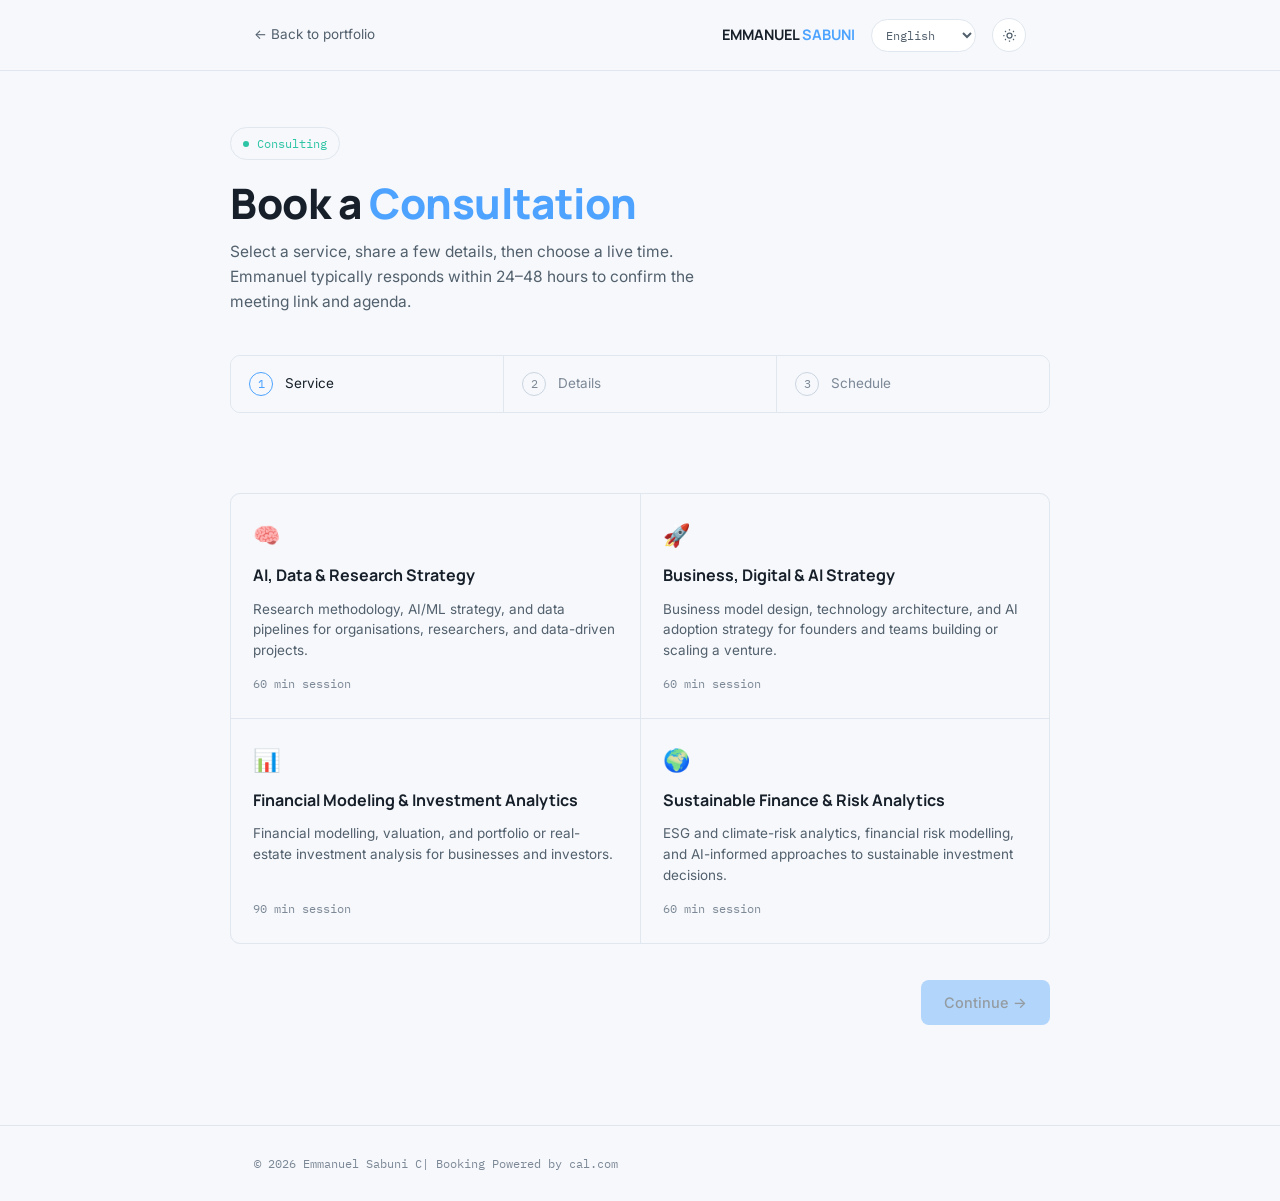
<file: booking.html>
<!DOCTYPE html>
<html lang="en">
<head>
<meta charset="UTF-8">
<meta name="viewport" content="width=device-width, initial-scale=1.0">
<title>Book a Consultation — Emmanuel Sabuni</title>
<meta name="description" content="Book a consultation with Emmanuel Sabuni — Research &amp; Data Strategy, Business Setup, Valuation &amp; Traction, Legacy &amp; Trust Formulation, Real Estate Investment, or Taxation Advisory.">
<link rel="preconnect" href="https://fonts.googleapis.com">
<link rel="preconnect" href="https://fonts.gstatic.com" crossorigin>
<link href="https://fonts.googleapis.com/css2?family=Manrope:wght@500;600;700;800&family=Inter:wght@400;500;600&family=IBM+Plex+Mono:wght@400;500&family=Noto+Sans+Arabic:wght@400;500;600;700&display=swap" rel="stylesheet">
<link rel="stylesheet" href="assets/css/booking.css">
</head>
<body>

<div class="topbar">
  <div class="wrap topbar-inner">
    <a class="back-link" href="index.html" data-i18n="back_to_portfolio">← Back to portfolio</a>
    <div class="topbar-right">
      <span class="brand">EMMANUEL <span>SABUNI</span></span>
      <select class="lang-select" aria-label="Select language"></select>
      <button class="theme-toggle" id="themeToggle" type="button" aria-label="Toggle light and dark theme">
        <svg width="15" height="15" viewBox="0 0 24 24" fill="none" stroke="currentColor" stroke-width="2" aria-hidden="true"><circle cx="12" cy="12" r="4"></circle><path d="M12 2v2M12 20v2M4.9 4.9l1.4 1.4M17.7 17.7l1.4 1.4M2 12h2M20 12h2M4.9 19.1l1.4-1.4M17.7 6.3l1.4-1.4"></path></svg>
      </button>
    </div>
  </div>
</div>

<div class="bk-header wrap">
  <span class="eyebrow"><span class="dot"></span><span data-i18n="booking_eyebrow">Consulting</span></span>
  <h1 data-i18n-html="booking_heading_html">Book a <em>Consultation</em></h1>
  <p data-i18n="booking_sub">Select a service, share a few details, then choose a live time. Emmanuel typically responds within 24–48 hours to confirm the meeting link and agenda.</p>

  <div class="stepper" id="stepper">
    <div class="step-tab active" data-step="1"><span class="step-num">1</span><span class="step-label" data-i18n="step_service">Service</span></div>
    <div class="step-tab" data-step="2"><span class="step-num">2</span><span class="step-label" data-i18n="step_details">Details</span></div>
    <div class="step-tab" data-step="3"><span class="step-num">3</span><span class="step-label" data-i18n="step_schedule">Schedule</span></div>
  </div>
</div>

<div class="panel wrap">

  <!-- STEP 1: SERVICE -->
  <div class="step-view active" id="view-1">
    <div class="service-grid" id="serviceGrid">
      <button class="service-card" data-service="research" data-icon="🧠" data-duration-key="duration_60">
        <div class="service-icon">🧠</div>
        <h3 data-i18n="svc_research_title">AI, Data &amp; Research Strategy</h3>
        <p data-i18n="svc_research_desc">Research methodology, AI/ML strategy, and data pipelines for organisations, researchers, and data-driven projects.</p>
        <div class="service-duration" data-i18n="duration_60">60 min session</div>
      </button>
      <button class="service-card" data-service="business" data-icon="🚀" data-duration-key="duration_60">
        <div class="service-icon">🚀</div>
        <h3 data-i18n="svc_business_title">Business, Digital &amp; AI Strategy</h3>
        <p data-i18n="svc_business_desc">Business model design, technology architecture, and AI adoption strategy for founders and teams building or scaling a venture.</p>
        <div class="service-duration" data-i18n="duration_60">60 min session</div>
      </button>
      <button class="service-card" data-service="finance" data-icon="📊" data-duration-key="duration_90">
        <div class="service-icon">📊</div>
        <h3 data-i18n="svc_finance_title">Financial Modeling &amp; Investment Analytics</h3>
        <p data-i18n="svc_finance_desc">Financial modelling, valuation, and portfolio or real-estate investment analysis for businesses and investors.</p>
        <div class="service-duration" data-i18n="duration_90">90 min session</div>
      </button>
      <button class="service-card" data-service="sustainable" data-icon="🌍" data-duration-key="duration_60">
        <div class="service-icon">🌍</div>
        <h3 data-i18n="svc_sustainable_title">Sustainable Finance &amp; Risk Analytics</h3>
        <p data-i18n="svc_sustainable_desc">ESG and climate-risk analytics, financial risk modelling, and AI-informed approaches to sustainable investment decisions.</p>
        <div class="service-duration" data-i18n="duration_60">60 min session</div>
      </button>
    </div>
    <div class="step-actions">
      <span></span>
      <button class="btn btn-primary" id="toStep2" disabled type="button" data-i18n="btn_continue">Continue →</button>
    </div>
  </div>

  <!-- STEP 2: DETAILS -->
  <div class="step-view" id="view-2">
    <div class="selected-summary-chip" id="chipService"><span data-i18n="chip_you_selected">You selected</span> <strong>—</strong></div>
    <p style="color:var(--text-2);font-size:14.5px;margin-bottom:26px;" data-i18n="step2_intro">Tell Emmanuel a little about your goals, then choose a live time that is automatically checked against his calendar.</p>

    <form id="detailsForm" novalidate>
      <div class="form-grid">
        <div class="field" id="f-firstName">
          <label><span data-i18n="field_first_name">First name</span> <span class="req">*</span></label>
          <input type="text" name="firstName" autocomplete="given-name">
          <span class="field-error" data-i18n="err_first_name">Please enter your first name</span>
        </div>
        <div class="field" id="f-lastName">
          <label><span data-i18n="field_last_name">Last name</span> <span class="req">*</span></label>
          <input type="text" name="lastName" autocomplete="family-name">
          <span class="field-error" data-i18n="err_last_name">Please enter your last name</span>
        </div>
        <div class="field full" id="f-email">
          <label><span data-i18n="field_email">Email address</span> <span class="req">*</span></label>
          <input type="email" name="email" autocomplete="email">
          <span class="field-error" data-i18n="err_email">Please enter a valid email</span>
        </div>
        <div class="field">
          <label data-i18n="field_phone">Phone (optional)</label>
          <input type="tel" name="phone" autocomplete="tel">
        </div>
        <div class="field">
          <label data-i18n="field_org">Organisation / company (optional)</label>
          <input type="text" name="org">
        </div>
        <div class="field full" id="f-timezone">
          <label><span data-i18n="field_timezone">Your timezone</span> <span class="req">*</span></label>
          <select name="timezone">
            <option value="" data-i18n="opt_select">— Select —</option>
            <option>Africa/Lusaka (CAT, UTC+2)</option>
            <option>Europe/Moscow (MSK, UTC+3)</option>
            <option>Africa/Johannesburg (SAST, UTC+2)</option>
            <option>Africa/Nairobi (EAT, UTC+3)</option>
            <option>Africa/Lagos (WAT, UTC+1)</option>
            <option>Europe/London (GMT/BST)</option>
            <option>America/New_York (ET)</option>
            <option>America/Los_Angeles (PT)</option>
            <option>Asia/Dubai (GST, UTC+4)</option>
            <option data-i18n="tz_other">Other — I'll confirm by email</option>
          </select>
          <span class="field-error" data-i18n="err_timezone">Please select your timezone</span>
        </div>
        <div class="field full" id="f-brief">
          <label><span data-i18n="field_brief">Brief about your project or question</span> <span class="req">*</span></label>
          <textarea name="brief"></textarea>
          <span class="field-error" data-i18n="err_brief">Please provide a brief description</span>
        </div>
        <div class="field full">
          <label data-i18n="field_hearabout">How did you hear about me? (optional)</label>
          <select name="hearAbout">
            <option value="" data-i18n="opt_select">— Select —</option>
            <option data-i18n="hear_linkedin">LinkedIn</option>
            <option data-i18n="hear_website">Personal website</option>
            <option data-i18n="hear_referral">Referral from a colleague</option>
            <option data-i18n="hear_university">University / Academic network</option>
            <option data-i18n="hear_social">Social media</option>
            <option data-i18n="hear_other">Other</option>
          </select>
        </div>
      </div>
    </form>

    <div class="step-actions">
      <button class="btn btn-outline" id="toStep1" type="button" data-i18n="btn_back">← Back</button>
      <button class="btn btn-primary" id="toStep3" type="button" data-i18n="btn_choose_time">Choose a time →</button>
    </div>
  </div>

  <!-- STEP 3: SCHEDULE -->
  <div class="step-view" id="view-3">
    <div class="schedule-layout">
      <div class="summary-card">
        <h3 data-i18n="summary_heading">Consultation summary</h3>
        <div class="summary-row"><span class="k" data-i18n="label_service">SERVICE</span><span class="v" id="sumService">—</span></div>
        <div class="summary-row"><span class="k" data-i18n="label_duration">DURATION</span><span class="v" id="sumDuration">—</span></div>
        <div class="summary-row"><span class="k" data-i18n="label_name">NAME</span><span class="v" id="sumName">—</span></div>
        <div class="summary-row"><span class="k" data-i18n="label_email">EMAIL</span><span class="v" id="sumEmail">—</span></div>
        <div class="summary-row"><span class="k" data-i18n="label_timezone">TIMEZONE</span><span class="v" id="sumTimezone">—</span></div>
        <div class="summary-row"><span class="k" data-i18n="label_brief">BRIEF</span><span class="v" id="sumBrief">—</span></div>
        <div class="prep-note" data-i18n="prep_note">Your consultation details will be shared with Emmanuel when you book. He'll use your brief to prepare for the conversation.</div>
      </div>
      <div>
        <div class="slots-note" data-i18n="slots_note">Select a time below — this checks Emmanuel's calendar in real time and sends the confirmation email automatically.</div>
        <div id="cal-inline" class="cal-embed" aria-label="Live consultation scheduler"></div>
        <div class="cal-setup-note" id="calSetupNote" data-i18n="cal_setup_note" hidden>The live calendar isn't available in this preview environment — it will load correctly once this page is deployed to its own domain.</div>
      </div>
    </div>
    <div class="step-actions">
      <button class="btn btn-outline" id="toStep2b" type="button" data-i18n="btn_edit_details">← Edit details</button>
      <span></span>
    </div>
  </div>

  <!-- STEP 4: CONFIRMATION -->
  <div class="step-view" id="view-4">
    <div class="confirm-wrap">
      <div class="confirm-icon">✓</div>
      <h2 data-i18n-html="confirm_heading_html">Booking <em>Confirmed</em></h2>
      <p data-i18n="confirm_text">Your consultation request has been submitted. A confirmation email is on its way. Emmanuel typically responds within 24–48 hours to finalise the meeting link and agenda.</p>
      <div class="confirm-summary">
        <div class="summary-row"><span class="k" data-i18n="label_service">SERVICE</span><span class="v" id="cf-service">—</span></div>
        <div class="summary-row"><span class="k" data-i18n="label_when">WHEN</span><span class="v" id="cf-when">—</span></div>
        <div class="summary-row"><span class="k" data-i18n="label_name">NAME</span><span class="v" id="cf-name">—</span></div>
        <div class="summary-row"><span class="k" data-i18n="label_email">EMAIL</span><span class="v" id="cf-email">—</span></div>
      </div>
      <div class="confirm-actions">
        <a class="btn btn-outline" href="index.html" data-i18n="back_to_portfolio">← Back to portfolio</a>
        <button class="btn btn-primary" id="bookAnother" type="button" data-i18n="btn_book_another">Book another</button>
      </div>
    </div>
  </div>

</div>

<footer>
  <div class="wrap footer-inner">
    <span class="footer-copy">© 2026 Emmanuel Sabuni C| Booking Powered by cal.com </span>
   
  </div>
</footer>

<script src="assets/js/translations.js" defer></script>
<script src="assets/js/i18n.js" defer></script>
<script src="assets/js/booking.js" defer></script>
</body>
</html>
</file>
<file: assets/css/style.css>
:root{
  --bg:#080D14;
  --bg-2:#0D141D;
  --card:#111B26;
  --card-hover:#152230;
  --text:#F4F7FA;
  --text-2:#9AA8B7;
  --text-3:#5E6C7A;
  --accent:#4DA3FF;
  --accent-dark:#0C447C;
  --research:#8B7CFF;
  --research-dark:#3C3489;
  --finance:#2EC4A6;
  --finance-dark:#085041;
  --warn:#E45B5B;
  --warn-dark:#791F1F;
  --border:#1E2A38;
  --border-strong:#2B3B4C;
  --radius-s:6px;
  --radius-m:10px;
  --radius-l:16px;
  --maxw:1180px;
  --font-display:'Manrope',system-ui,sans-serif;
  --font-body:'Inter',system-ui,sans-serif;
  --font-mono:'IBM Plex Mono',monospace;
  color-scheme: dark;
}

:root[data-theme="light"]{
  --bg:#F6F8FB;
  --bg-2:#FFFFFF;
  --card:#FFFFFF;
  --card-hover:#EEF2F7;
  --text:#17202A;
  --text-2:#52606D;
  --text-3:#7C8896;
  --border:#E1E7EF;
  --border-strong:#CBD5E1;
  --accent-dark:#0C447C;
  color-scheme: light;
}
@media (prefers-color-scheme: light){
  :root:not([data-theme="dark"]){
    --bg:#F6F8FB;
    --bg-2:#FFFFFF;
    --card:#FFFFFF;
    --card-hover:#EEF2F7;
    --text:#17202A;
    --text-2:#52606D;
    --text-3:#7C8896;
    --border:#E1E7EF;
    --border-strong:#CBD5E1;
    color-scheme: light;
  }
}
*{box-sizing:border-box;}
html{scroll-behavior:smooth;}
@media (prefers-reduced-motion: reduce){
  html{scroll-behavior:auto;}
  *{animation-duration:0.001ms !important; animation-iteration-count:1 !important; transition-duration:0.001ms !important;}
}
body{
  margin:0;
  background:var(--bg);
  color:var(--text);
  font-family:var(--font-body);
  font-size:16px;
  line-height:1.6;
  -webkit-font-smoothing:antialiased;
  transition:background .3s ease, color .3s ease;
}
.about-photo img{width:100%;height:100%;object-fit:cover;}
a{color:inherit;text-decoration:none;}
img{max-width:100%;display:block;}
.wrap{max-width:var(--maxw);margin:0 auto;padding:0 32px;}
@media (max-width:640px){.wrap{padding:0 20px;}}

.mono{font-family:var(--font-mono);}
.label{
  font-family:var(--font-mono);
  font-size:12px;
  letter-spacing:0.02em;
  color:var(--text-3);
}
h1,h2,h3,h4{font-family:var(--font-display);margin:0;color:var(--text);}
p{margin:0;}

::selection{background:var(--accent);color:#04141F;}

a:focus-visible, button:focus-visible, [tabindex]:focus-visible{
  outline:2px solid var(--accent);
  outline-offset:3px;
  border-radius:4px;
}

/* ---------- NAV ---------- */
.nav{
  position:sticky;top:0;z-index:100;
  border-bottom:1px solid transparent;
  background:transparent;
  transition:background .25s ease, border-color .25s ease, backdrop-filter .25s ease;
}
.nav.scrolled{
  background:color-mix(in srgb, var(--bg) 78%, transparent);
  backdrop-filter:blur(14px) saturate(140%);
  -webkit-backdrop-filter:blur(14px) saturate(140%);
  border-bottom:1px solid var(--border);
}
.nav-inner{
  display:flex;align-items:center;justify-content:space-between;
  padding:18px 0;
}
.nav-brand{
  font-family:var(--font-display);
  font-weight:700;
  font-size:15px;
  letter-spacing:0.01em;
}
.nav-brand span{color:var(--accent);}
.nav-links{
  display:flex;gap:28px;list-style:none;margin:0;padding:0;
}
.nav-links a{
  font-size:14px;color:var(--text-2);
  padding:6px 0;position:relative;
  transition:color .2s ease;
}
.nav-links a:hover{color:var(--text);}
.nav-links a::after{
  content:"";position:absolute;left:0;bottom:0;width:0;height:1px;
  background:var(--accent);transition:width .25s ease;
}
.nav-links a:hover::after{width:100%;}
.nav-right{display:flex;align-items:center;gap:18px;}
.nav-icon-link{
  color:var(--text-2);font-size:13px;
  border:1px solid var(--border);
  padding:7px 12px;border-radius:999px;
  transition:border-color .2s ease, color .2s ease;
}
.nav-icon-link:hover{border-color:var(--accent);color:var(--text);}
.theme-toggle{
  width:36px;height:36px;border-radius:50%;
  border:1px solid var(--border);
  background:var(--card);
  color:var(--text-2);
  display:flex;align-items:center;justify-content:center;
  cursor:pointer;
  transition:border-color .2s ease, color .2s ease;
}
.theme-toggle:hover{border-color:var(--accent);color:var(--accent);}
.nav-menu-btn{display:none;background:none;border:1px solid var(--border);border-radius:8px;color:var(--text);width:38px;height:38px;cursor:pointer;}
@media (max-width:900px){
  .nav-links{display:none;}
  .nav-menu-btn{display:block;}
}
.mobile-panel{
  display:none;
  flex-direction:column;
  gap:2px;
  padding:8px 0 20px;
  border-top:1px solid var(--border);
}
.mobile-panel.open{display:flex;}
.mobile-panel a{
  padding:12px 4px;font-size:15px;color:var(--text-2);border-bottom:1px solid var(--border);
}
.mobile-panel a:last-child{border-bottom:none;}

/* ---------- HERO ---------- */
.hero{
  padding:88px 0 64px;
  position:relative;
  overflow:hidden;
}
.hero-bg-grid{
  position:absolute;inset:0;
  background-image:
    linear-gradient(var(--border) 1px, transparent 1px),
    linear-gradient(90deg, var(--border) 1px, transparent 1px);
  background-size:64px 64px;
  opacity:0.35;
  mask-image:linear-gradient(to bottom, black, transparent 85%);
  -webkit-mask-image:linear-gradient(to bottom, black, transparent 85%);
  pointer-events:none;
}
.hero-inner{
  position:relative;z-index:1;
  display:grid;grid-template-columns:1.15fr 0.85fr;gap:56px;align-items:center;
}
@media (max-width:980px){
  .hero-inner{grid-template-columns:1fr;gap:40px;}
}
.eyebrow{
  display:inline-flex;align-items:center;gap:8px;
  font-family:var(--font-mono);
  font-size:12px;color:var(--finance);
  border:1px solid var(--border);
  padding:6px 12px;border-radius:999px;
  margin-bottom:22px;
}
.eyebrow .dot{width:6px;height:6px;border-radius:50%;background:var(--finance);flex:none;}
.hero h1{
  font-size:clamp(38px, 5.4vw, 64px);
  line-height:1.04;
  font-weight:800;
  letter-spacing:-0.02em;
}
.hero-roles{
  margin-top:16px;
  display:flex;flex-wrap:wrap;gap:10px 22px;
  font-family:var(--font-mono);
  font-size:14px;color:var(--text-2);
}
.hero-roles span{position:relative;padding-left:16px;}
.hero-roles span::before{
  content:"";position:absolute;left:0;top:50%;transform:translateY(-50%);
  width:7px;height:7px;border-radius:2px;background:var(--accent);
}
.hero p.lede{
  margin-top:26px;
  max-width:56ch;
  font-size:17px;
  color:var(--text-2);
  line-height:1.7;
}
.hero-actions{
  margin-top:34px;
  display:flex;flex-wrap:wrap;gap:12px;
}
.btn{
  font-family:var(--font-body);
  font-weight:500;
  font-size:14.5px;
  padding:13px 22px;
  border-radius:8px;
  border:1px solid transparent;
  cursor:pointer;
  display:inline-flex;align-items:center;gap:8px;
  transition:transform .18s ease, background .2s ease, border-color .2s ease, color .2s ease;
}
.btn:active{transform:scale(0.98);}
.btn-primary{background:var(--accent);color:#04141F;}
.btn-primary:hover{background:#6BB3FF;}
.btn-outline{border-color:var(--border-strong);color:var(--text);}
.btn-outline:hover{border-color:var(--accent);color:var(--accent);}
.btn-ghost{color:var(--text-2);}
.btn-ghost:hover{color:var(--text);}

.hero-visual{position:relative;}
.hero-visual svg{width:100%;height:auto;display:block;}
.hero-visual-frame{
  border:1px solid var(--border);
  border-radius:var(--radius-l);
  background:linear-gradient(180deg, var(--card), var(--bg-2));
  padding:22px;
}
.hero-visual-caption{
  margin-top:14px;display:flex;justify-content:space-between;
  font-family:var(--font-mono);font-size:11px;color:var(--text-3);
}

/* ---------- STATS ---------- */
.stats{
  border-top:1px solid var(--border);
  border-bottom:1px solid var(--border);
}
.stats-grid{
  display:grid;grid-template-columns:repeat(4,1fr);
}
@media (max-width:760px){.stats-grid{grid-template-columns:repeat(2,1fr);}}
.stat{
  padding:26px 28px;
  border-right:1px solid var(--border);
}
.stat:last-child{border-right:none;}
@media (max-width:760px){
  .stat:nth-child(2n){border-right:none;}
  .stat{border-bottom:1px solid var(--border);}
}
.stat-value{
  font-family:var(--font-mono);
  font-size:26px;font-weight:500;color:var(--accent);
}
.stat-label{margin-top:6px;font-size:13px;color:var(--text-2);}

/* ---------- SECTION SCAFFOLDING ---------- */
section{padding:96px 0;}
@media (max-width:640px){section{padding:64px 0;}}
.section-head{
  max-width:640px;
  margin-bottom:52px;
}
.section-head .label{margin-bottom:14px;display:block;}
.section-head h2{
  font-size:clamp(28px,3.6vw,38px);
  font-weight:700;
  letter-spacing:-0.01em;
}
.section-head p{
  margin-top:14px;color:var(--text-2);font-size:16px;max-width:56ch;
}
.section-alt{background:var(--bg-2);}

/* ---------- ABOUT ---------- */
.about-grid{display:grid;grid-template-columns:0.9fr 1.1fr;gap:64px;}
@media (max-width:900px){.about-grid{grid-template-columns:1fr;gap:40px;}}
.about-photo{
  aspect-ratio:1;
  border-radius:var(--radius-l);
  border:1px solid var(--border);
  background:linear-gradient(155deg, var(--card), var(--bg-2));
  display:flex;align-items:center;justify-content:center;
  position:relative;overflow:hidden;
}
.about-photo .monogram{
  font-family:var(--font-display);font-weight:800;
  font-size:96px;color:var(--border-strong);
}
.about-photo .corner-tag{
  position:absolute;bottom:16px;left:16px;right:16px;
  font-family:var(--font-mono);font-size:11px;color:var(--text-3);
  display:flex;justify-content:space-between;
}
.about-text p{color:var(--text-2);font-size:16px;line-height:1.75;margin-bottom:18px;max-width:62ch;}
.pill-group{display:flex;flex-wrap:wrap;gap:8px;margin-top:26px;}
.pill{
  font-family:var(--font-mono);font-size:12px;
  border:1px solid var(--border);
  padding:6px 11px;border-radius:6px;
  color:var(--text-2);
}
.approach-box{
  margin-top:32px;
  border-left:2px solid var(--research);
  padding:4px 0 4px 20px;
}
.approach-box .label{color:var(--research);margin-bottom:8px;}
.approach-box p{color:var(--text-2);font-size:15px;line-height:1.7;}

/* Tech stack */
.tech-grid{
  margin-top:56px;
  display:grid;grid-template-columns:repeat(5,1fr);gap:1px;
  background:var(--border);
  border:1px solid var(--border);
  border-radius:var(--radius-m);
  overflow:hidden;
}
@media (max-width:900px){.tech-grid{grid-template-columns:repeat(2,1fr);}}
.tech-col{background:var(--bg);padding:22px;}
.tech-col h4{font-family:var(--font-mono);font-size:12px;color:var(--finance);margin-bottom:14px;font-weight:500;letter-spacing:0.02em;}
.tech-col ul{list-style:none;margin:0;padding:0;display:flex;flex-direction:column;gap:8px;}
.tech-col li{font-size:14px;color:var(--text-2);}

/* ---------- CAPABILITY CARDS ---------- */
.cap-grid{
  display:grid;grid-template-columns:repeat(4,1fr);gap:1px;
  background:var(--border);border:1px solid var(--border);border-radius:var(--radius-m);overflow:hidden;
}
@media (max-width:980px){.cap-grid{grid-template-columns:repeat(2,1fr);}}
@media (max-width:560px){.cap-grid{grid-template-columns:1fr;}}
.cap-card{
  background:var(--bg);
  padding:30px 26px;
  cursor:default;
  transition:background .25s ease;
  min-height:230px;
  display:flex;flex-direction:column;
}
.cap-card:hover{background:var(--card);}
.cap-num{font-family:var(--font-mono);font-size:12px;color:var(--text-3);margin-bottom:22px;}
.cap-card h3{font-size:18px;margin-bottom:14px;}
.cap-card ul{list-style:none;margin:0;padding:0;display:flex;flex-direction:column;gap:7px;flex:1;}
.cap-card li{font-size:13.5px;color:var(--text-2);opacity:0.55;transition:opacity .25s ease;}
.cap-card:hover li{opacity:1;}
.cap-card.c-ai h3{color:var(--accent);}
.cap-card.c-fin h3{color:var(--finance);}
.cap-card.c-eng h3{color:var(--text);}
.cap-card.c-res h3{color:var(--research);}

/* ---------- RESEARCH CARDS ---------- */
.research-list{display:flex;flex-direction:column;gap:1px;background:var(--border);border:1px solid var(--border);border-radius:var(--radius-m);overflow:hidden;}
.research-card{
  background:var(--bg);
  padding:34px 32px;
  display:grid;grid-template-columns:110px 1fr;gap:28px;
}
@media (max-width:760px){.research-card{grid-template-columns:1fr;gap:14px;}}
.research-idx{font-family:var(--font-mono);font-size:12px;color:var(--text-3);padding-top:4px;}
.research-body h3{font-size:20px;margin-bottom:10px;}
.research-body p.abstract{color:var(--text-2);font-size:15px;line-height:1.7;max-width:68ch;margin-bottom:18px;}
.tag-row{display:flex;flex-wrap:wrap;gap:8px;margin-bottom:18px;}
.tag{font-family:var(--font-mono);font-size:11.5px;padding:5px 10px;border-radius:5px;border:1px solid var(--border-strong);color:var(--text-2);}
.research-meta{display:flex;flex-wrap:wrap;gap:22px;align-items:center;}
.research-status{font-family:var(--font-mono);font-size:12px;color:var(--research);}
.research-links{display:flex;gap:16px;}
.research-links a{font-size:13.5px;color:var(--accent);border-bottom:1px solid transparent;transition:border-color .2s ease;}
.research-links a:hover{border-color:var(--accent);}

/* Research interest map */
.map-wrap{margin-top:64px;border:1px solid var(--border);border-radius:var(--radius-l);padding:28px;background:var(--bg-2);}
.map-wrap svg{width:100%;height:auto;}

/* ---------- PROJECTS ---------- */
.projects-grid{display:grid;grid-template-columns:repeat(2,1fr);gap:1px;background:var(--border);border:1px solid var(--border);border-radius:var(--radius-m);overflow:hidden;}
@media (max-width:860px){.projects-grid{grid-template-columns:1fr;}}
.project-card{background:var(--bg);padding:30px 28px;display:flex;flex-direction:column;transition:background .2s ease;}
.project-card:hover{background:var(--card);}
.project-top{display:flex;justify-content:space-between;align-items:flex-start;margin-bottom:16px;}
.project-idx{font-family:var(--font-mono);font-size:12px;color:var(--text-3);}
.project-role{font-family:var(--font-mono);font-size:11px;color:var(--text-3);border:1px solid var(--border);padding:4px 9px;border-radius:5px;}
.project-card h3{font-size:19px;margin-bottom:10px;}
.project-card p.desc{color:var(--text-2);font-size:14.5px;line-height:1.65;margin-bottom:18px;flex:1;}
.project-viz{height:56px;margin-bottom:18px;opacity:0.9;}
.project-viz svg{width:100%;height:100%;display:block;}
.project-foot{display:flex;justify-content:space-between;align-items:center;gap:12px;flex-wrap:wrap;}
.project-links a{font-size:13.5px;color:var(--accent);margin-right:16px;}
.project-links a:hover{text-decoration:underline;}

/* ---------- EXPERIENCE TIMELINE ---------- */
.timeline{position:relative;padding-left:36px;}
.timeline::before{
  content:"";position:absolute;left:5px;top:6px;bottom:6px;width:1px;background:var(--border-strong);
}
.tl-item{position:relative;padding-bottom:44px;}
.tl-item:last-child{padding-bottom:0;}
.tl-dot{position:absolute;left:-36px;top:4px;width:11px;height:11px;border-radius:50%;background:var(--bg);border:2px solid var(--accent);}
.tl-date{font-family:var(--font-mono);font-size:12.5px;color:var(--accent);margin-bottom:8px;}
.tl-item h3{font-size:19px;margin-bottom:4px;}
.tl-item .org{color:var(--text-2);font-size:14.5px;margin-bottom:14px;}
.tl-details{max-height:0;overflow:hidden;transition:max-height .35s ease;}
.tl-item.open .tl-details{max-height:400px;}
.tl-details-inner{padding-top:6px;color:var(--text-2);font-size:14.5px;line-height:1.7;}
.tl-toggle{
  font-family:var(--font-mono);font-size:12px;color:var(--text-3);
  background:none;border:none;cursor:pointer;padding:0;display:flex;align-items:center;gap:6px;
}
.tl-toggle:hover{color:var(--text);}
.tl-toggle svg{transition:transform .25s ease;}
.tl-item.open .tl-toggle svg{transform:rotate(180deg);}

/* ---------- EDUCATION ---------- */
.edu-grid{display:grid;grid-template-columns:repeat(3,1fr);gap:1px;background:var(--border);border:1px solid var(--border);border-radius:var(--radius-m);overflow:hidden;margin-bottom:40px;}
@media (max-width:860px){.edu-grid{grid-template-columns:1fr;}}
.edu-card{background:var(--bg);padding:30px 26px;}
.edu-degree{font-family:var(--font-mono);font-size:13px;color:var(--research);margin-bottom:14px;}
.edu-card h3{font-size:18px;margin-bottom:8px;}
.edu-card p{color:var(--text-2);font-size:14px;}
.certs{border:1px solid var(--border);border-radius:var(--radius-m);padding:26px 28px;}
.certs .label{margin-bottom:14px;display:block;}
.cert-row{display:flex;flex-wrap:wrap;gap:10px;}
.cert-chip{font-size:13.5px;padding:8px 14px;border:1px solid var(--border-strong);border-radius:999px;color:var(--text-2);}

/* Honours */
.honours{margin-top:56px;display:grid;grid-template-columns:1fr 1fr;gap:1px;background:var(--border);border:1px solid var(--border);border-radius:var(--radius-m);overflow:hidden;}
@media (max-width:760px){.honours{grid-template-columns:1fr;}}
.honour-card{background:var(--bg);padding:28px 26px;}
.honour-tag{font-family:var(--font-mono);font-size:11.5px;color:var(--warn);border:1px solid var(--border-strong);padding:4px 9px;border-radius:5px;display:inline-block;margin-bottom:16px;}
.honour-date{font-family:var(--font-mono);font-size:12px;color:var(--text-3);margin-bottom:10px;}
.honour-card h3{font-size:16.5px;margin-bottom:10px;line-height:1.4;}
.honour-card p{color:var(--text-2);font-size:14px;line-height:1.6;}

/* ---------- WRITING / NOTES ---------- */
.notes-grid{display:grid;grid-template-columns:repeat(3,1fr);gap:1px;background:var(--border);border:1px solid var(--border);border-radius:var(--radius-m);overflow:hidden;}
@media (max-width:860px){.notes-grid{grid-template-columns:1fr;}}
.note-card{background:var(--bg);padding:28px 26px;display:flex;flex-direction:column;min-height:220px;}
.note-tag{font-family:var(--font-mono);font-size:11.5px;color:var(--finance);margin-bottom:16px;}
.note-card h3{font-size:17px;margin-bottom:10px;line-height:1.4;}
.note-card p{color:var(--text-2);font-size:14px;line-height:1.65;flex:1;}
.note-card a{margin-top:16px;font-size:13.5px;color:var(--accent);}
.notes-note{margin-top:24px;font-size:13.5px;color:var(--text-3);}

/* ---------- GITHUB ---------- */
.repo-grid{display:grid;grid-template-columns:repeat(3,1fr);gap:14px;}
@media (max-width:860px){.repo-grid{grid-template-columns:1fr;}}
.repo-card{
  border:1px solid var(--border);border-radius:var(--radius-m);padding:22px;
  transition:border-color .2s ease, background .2s ease;
}
.repo-card:hover{border-color:var(--border-strong);background:var(--card);}
.repo-name{font-family:var(--font-mono);font-size:14px;color:var(--text);margin-bottom:8px;display:block;}
.repo-desc{font-size:13.5px;color:var(--text-2);line-height:1.55;min-height:44px;}
.repo-lang{margin-top:14px;font-size:12px;color:var(--text-3);display:flex;align-items:center;gap:6px;}
.repo-lang .sw{width:8px;height:8px;border-radius:50%;}

/* ---------- CONSULTING ---------- */
.consult-grid{display:grid;grid-template-columns:repeat(3,1fr);gap:14px;}
@media (max-width:860px){.consult-grid{grid-template-columns:1fr;}}
.consult-card{
  border:1px solid var(--border);border-radius:var(--radius-m);padding:24px;
  transition:border-color .2s ease, transform .2s ease;
}
.consult-card:hover{border-color:var(--finance);}
.consult-card h3{font-size:15.5px;margin-bottom:10px;}
.consult-card p{font-size:13.5px;color:var(--text-2);line-height:1.6;}

/* ---------- CONTACT ---------- */
.contact-box{
  border:1px solid var(--border);border-radius:var(--radius-l);
  padding:56px;display:grid;grid-template-columns:1.2fr 1fr;gap:48px;
  background:linear-gradient(160deg, var(--card), var(--bg-2));
}
@media (max-width:860px){.contact-box{grid-template-columns:1fr;padding:36px 26px;}}
.contact-box h2{font-size:clamp(26px,4vw,36px);line-height:1.15;margin-bottom:18px;}
.contact-box p.lede{color:var(--text-2);font-size:16px;max-width:48ch;margin-bottom:30px;}
.contact-actions{display:flex;flex-wrap:wrap;gap:12px;}
.contact-info{border-left:1px solid var(--border);padding-left:40px;display:flex;flex-direction:column;gap:22px;}
@media (max-width:860px){.contact-info{border-left:none;padding-left:0;border-top:1px solid var(--border);padding-top:28px;}}
.contact-row .label{margin-bottom:6px;display:block;}
.contact-row div.value{font-size:15px;}
.social-row{display:flex;gap:14px;flex-wrap:wrap;}
.social-row a{
  font-size:13px;color:var(--text-2);border:1px solid var(--border);padding:8px 13px;border-radius:8px;
  transition:border-color .2s ease, color .2s ease;
}
.social-row a:hover{border-color:var(--accent);color:var(--accent);}

/* ---------- FOOTER ---------- */
footer{border-top:1px solid var(--border);padding:44px 0;}
.footer-inner{display:flex;justify-content:space-between;align-items:center;flex-wrap:wrap;gap:20px;}
.footer-brand{font-family:var(--font-display);font-weight:700;font-size:15px;}
.footer-tag{color:var(--text-3);font-size:13px;margin-top:6px;}
.footer-links{display:flex;gap:22px;flex-wrap:wrap;}
.footer-links a{font-size:13.5px;color:var(--text-2);}
.footer-links a:hover{color:var(--text);}
.footer-copy{font-family:var(--font-mono);font-size:12px;color:var(--text-3);}

/* skip link */
.skip-link{
  position:absolute;left:-9999px;top:0;background:var(--accent);color:#04141F;padding:10px 16px;z-index:200;border-radius:0 0 8px 0;
}
.skip-link:focus{left:0;}
/* ---------- LANGUAGE SWITCHER ---------- */
.lang-select{
  font-family:var(--font-mono);
  font-size:12px;
  color:var(--text-2);
  background:var(--card);
  border:1px solid var(--border);
  border-radius:999px;
  padding:7px 10px;
  cursor:pointer;
  transition:border-color .2s ease, color .2s ease;
}
.lang-select:hover{border-color:var(--accent);color:var(--text);}
.lang-select:focus-visible{outline:2px solid var(--accent);outline-offset:2px;}

/* ---------- RTL SUPPORT (Arabic) ---------- */
:root[lang="ar"] body, .rtl-lang body{
  font-family:'Noto Sans Arabic', var(--font-body);
}
:root[lang="ar"] h1, :root[lang="ar"] h2, :root[lang="ar"] h3, :root[lang="ar"] h4,
.rtl-lang h1, .rtl-lang h2, .rtl-lang h3, .rtl-lang h4{
  font-family:'Noto Sans Arabic', var(--font-display);
}
.rtl-lang .hero-roles span{padding-left:0;padding-right:16px;}
.rtl-lang .hero-roles span::before{left:auto;right:0;}
.rtl-lang .approach-box{border-left:none;border-right:2px solid var(--research);padding-left:0;padding-right:20px;}
.rtl-lang .contact-info{border-left:none;}
.rtl-lang .nav-links a::after{left:auto;right:0;}
.rtl-lang .research-card, .rtl-lang .project-card{direction:rtl;}
</file>
<file: assets/css/booking.css>
:root{
  --bg:#080D14;
  --bg-2:#0D141D;
  --card:#111B26;
  --card-hover:#152230;
  --text:#F4F7FA;
  --text-2:#9AA8B7;
  --text-3:#5E6C7A;
  --accent:#4DA3FF;
  --research:#8B7CFF;
  --finance:#2EC4A6;
  --warn:#E45B5B;
  --border:#1E2A38;
  --border-strong:#2B3B4C;
  --radius-s:6px;
  --radius-m:10px;
  --radius-l:16px;
  --maxw:820px;
  --font-display:'Manrope',system-ui,sans-serif;
  --font-body:'Inter',system-ui,sans-serif;
  --font-mono:'IBM Plex Mono',monospace;
  color-scheme: dark;
}
:root[data-theme="light"]{
  --bg:#F6F8FB; --bg-2:#FFFFFF; --card:#FFFFFF; --card-hover:#EEF2F7;
  --text:#17202A; --text-2:#52606D; --text-3:#7C8896;
  --border:#E1E7EF; --border-strong:#CBD5E1;
  color-scheme: light;
}
@media (prefers-color-scheme: light){
  :root:not([data-theme="dark"]){
    --bg:#F6F8FB; --bg-2:#FFFFFF; --card:#FFFFFF; --card-hover:#EEF2F7;
    --text:#17202A; --text-2:#52606D; --text-3:#7C8896;
    --border:#E1E7EF; --border-strong:#CBD5E1;
    color-scheme: light;
  }
}
*{box-sizing:border-box;}
@media (prefers-reduced-motion: reduce){
  *{animation-duration:0.001ms !important; animation-iteration-count:1 !important; transition-duration:0.001ms !important;}
}
body{
  margin:0;background:var(--bg);color:var(--text);
  font-family:var(--font-body);font-size:16px;line-height:1.6;
  -webkit-font-smoothing:antialiased;
  transition:background .3s ease, color .3s ease;
}
a{color:inherit;text-decoration:none;}
h1,h2,h3,h4{font-family:var(--font-display);margin:0;color:var(--text);}
p{margin:0;}
.wrap{max-width:var(--maxw);margin:0 auto;padding:0 24px;}
.label{font-family:var(--font-mono);font-size:12px;letter-spacing:0.02em;color:var(--text-3);}
::selection{background:var(--accent);color:#04141F;}
a:focus-visible, button:focus-visible, input:focus-visible, select:focus-visible, textarea:focus-visible{
  outline:2px solid var(--accent);outline-offset:2px;border-radius:4px;
}

/* topbar */
.topbar{border-bottom:1px solid var(--border);padding:18px 0;}
.topbar-inner{display:flex;align-items:center;justify-content:space-between;}
.back-link{font-size:13.5px;color:var(--text-2);display:flex;align-items:center;gap:6px;}
.back-link:hover{color:var(--text);}
.brand{font-family:var(--font-display);font-weight:700;font-size:14.5px;}
.brand span{color:var(--accent);}
.theme-toggle{
  width:34px;height:34px;border-radius:50%;border:1px solid var(--border);background:var(--card);
  color:var(--text-2);display:flex;align-items:center;justify-content:center;cursor:pointer;
  transition:border-color .2s ease,color .2s ease;
}
.theme-toggle:hover{border-color:var(--accent);color:var(--accent);}
.topbar-right{display:flex;align-items:center;gap:16px;}

/* header */
.bk-header{padding:56px 0 36px;text-align:left;}
.eyebrow{
  display:inline-flex;align-items:center;gap:8px;font-family:var(--font-mono);font-size:12px;color:var(--finance);
  border:1px solid var(--border);padding:6px 12px;border-radius:999px;margin-bottom:20px;
}
.eyebrow .dot{width:6px;height:6px;border-radius:50%;background:var(--finance);}
.bk-header h1{font-size:clamp(30px,4.4vw,42px);font-weight:800;letter-spacing:-0.01em;line-height:1.1;}
.bk-header h1 em{color:var(--accent);font-style:normal;}
.bk-header p{margin-top:14px;color:var(--text-2);font-size:15.5px;max-width:52ch;}

/* stepper */
.stepper{display:flex;gap:0;margin:40px 0 0;border:1px solid var(--border);border-radius:var(--radius-m);overflow:hidden;}
.step-tab{
  flex:1;padding:16px 18px;display:flex;align-items:center;gap:12px;background:var(--bg);
  border-right:1px solid var(--border);position:relative;
}
.step-tab:last-child{border-right:none;}
.step-num{
  font-family:var(--font-mono);font-size:12px;width:24px;height:24px;border-radius:50%;
  border:1px solid var(--border-strong);display:flex;align-items:center;justify-content:center;color:var(--text-3);
  flex:none;transition:all .2s ease;
}
.step-tab.active .step-num{border-color:var(--accent);color:var(--accent);}
.step-tab.done .step-num{background:var(--accent);border-color:var(--accent);color:#04141F;}
.step-label{font-size:13.5px;color:var(--text-3);}
.step-tab.active .step-label{color:var(--text);}
.step-tab.done .step-label{color:var(--text-2);}

/* main panel */
.panel{padding:44px 0 100px;}
.step-view{display:none;}
.step-view.active{display:block;}

/* service cards */
.service-grid{display:grid;grid-template-columns:1fr 1fr;gap:1px;background:var(--border);border:1px solid var(--border);border-radius:var(--radius-m);overflow:hidden;}
@media (max-width:640px){.service-grid{grid-template-columns:1fr;}}
.service-card{
  background:var(--bg);padding:24px 22px;cursor:pointer;text-align:left;border:none;color:inherit;font:inherit;
  display:flex;flex-direction:column;gap:10px;transition:background .2s ease;
}
.service-card:hover{background:var(--card-hover);}
.service-card.selected{background:var(--card);box-shadow:inset 0 0 0 1.5px var(--accent);}
.service-icon{font-size:22px;}
.service-card h3{font-size:16px;}
.service-card p{font-size:13.5px;color:var(--text-2);line-height:1.55;}
.service-duration{font-family:var(--font-mono);font-size:11.5px;color:var(--text-3);margin-top:auto;padding-top:4px;}

.step-actions{display:flex;justify-content:space-between;align-items:center;margin-top:36px;gap:12px;}
.btn{
  font-family:var(--font-body);font-weight:500;font-size:14.5px;padding:13px 22px;border-radius:8px;
  border:1px solid transparent;cursor:pointer;display:inline-flex;align-items:center;gap:8px;
  transition:transform .18s ease,background .2s ease,border-color .2s ease,color .2s ease;
}
.btn:active{transform:scale(0.98);}
.btn-primary{background:var(--accent);color:#04141F;}
.btn-primary:hover{background:#6BB3FF;}
.btn-primary:disabled{opacity:0.4;cursor:not-allowed;}
.btn-primary:disabled:hover{background:var(--accent);}
.btn-outline{border-color:var(--border-strong);color:var(--text);background:none;}
.btn-outline:hover{border-color:var(--accent);color:var(--accent);}

/* form */
.form-grid{display:grid;grid-template-columns:1fr 1fr;gap:18px;}
@media (max-width:640px){.form-grid{grid-template-columns:1fr;}}
.field{display:flex;flex-direction:column;gap:8px;}
.field.full{grid-column:1 / -1;}
.field label{font-size:13px;color:var(--text-2);}
.field label .req{color:var(--warn);}
.field input, .field select, .field textarea{
  font-family:var(--font-body);font-size:14.5px;color:var(--text);
  background:var(--bg-2);border:1px solid var(--border);border-radius:8px;padding:11px 13px;
  transition:border-color .2s ease;
}
.field input:focus, .field select:focus, .field textarea:focus{border-color:var(--accent);outline:none;}
.field textarea{resize:vertical;min-height:96px;font-family:var(--font-body);}
.field-error{font-size:12.5px;color:var(--warn);display:none;}
.field.invalid input, .field.invalid select, .field.invalid textarea{border-color:var(--warn);}
.field.invalid .field-error{display:block;}
.selected-summary-chip{
  display:inline-flex;align-items:center;gap:10px;border:1px solid var(--border);border-radius:999px;
  padding:8px 16px;font-size:13.5px;color:var(--text-2);margin-bottom:28px;
}
.selected-summary-chip strong{color:var(--text);font-weight:500;}

/* schedule / summary */
.schedule-layout{display:grid;grid-template-columns:0.9fr 1.1fr;gap:32px;}
@media (max-width:760px){.schedule-layout{grid-template-columns:1fr;}}
.summary-card{border:1px solid var(--border);border-radius:var(--radius-m);padding:24px;height:fit-content;background:var(--bg-2);}
.summary-card h3{font-size:14px;margin-bottom:16px;}
.summary-row{display:flex;justify-content:space-between;gap:12px;padding:10px 0;border-bottom:1px solid var(--border);font-size:13.5px;}
.summary-row:last-child{border-bottom:none;}
.summary-row .k{color:var(--text-3);font-family:var(--font-mono);font-size:11.5px;}
.summary-row .v{color:var(--text);text-align:right;max-width:60%;}
.prep-note{margin-top:18px;padding-top:18px;border-top:1px solid var(--border);font-size:12.5px;color:var(--text-3);line-height:1.6;}

.slots-note{font-size:13px;color:var(--text-3);margin-bottom:20px;line-height:1.6;border-left:2px solid var(--research);padding-left:14px;}
.day-tabs{display:flex;gap:8px;margin-bottom:20px;flex-wrap:wrap;}
.day-tab{
  font-family:var(--font-mono);font-size:12px;padding:8px 13px;border-radius:8px;border:1px solid var(--border);
  background:var(--bg);color:var(--text-2);cursor:pointer;
}
.day-tab.active{border-color:var(--accent);color:var(--accent);}
.slot-grid{display:grid;grid-template-columns:repeat(3,1fr);gap:10px;}
@media (max-width:480px){.slot-grid{grid-template-columns:repeat(2,1fr);}}
.slot-btn{
  font-family:var(--font-mono);font-size:13px;padding:11px 8px;border-radius:8px;border:1px solid var(--border);
  background:var(--bg);color:var(--text-2);cursor:pointer;text-align:center;transition:all .15s ease;
}
.slot-btn:hover{border-color:var(--border-strong);}
.slot-btn.selected{border-color:var(--accent);color:var(--accent);background:var(--card);}

/* confirmation */
.confirm-wrap{text-align:center;padding:40px 0 20px;}
.confirm-icon{
  width:64px;height:64px;border-radius:50%;border:1.5px solid var(--finance);color:var(--finance);
  display:flex;align-items:center;justify-content:center;margin:0 auto 26px;font-size:28px;
}
.confirm-wrap h2{font-size:clamp(24px,3.4vw,32px);}
.confirm-wrap h2 em{color:var(--finance);font-style:normal;}
.confirm-wrap p{margin-top:14px;color:var(--text-2);font-size:15px;max-width:48ch;margin-left:auto;margin-right:auto;line-height:1.65;}
.confirm-summary{margin:32px auto 0;max-width:420px;text-align:left;border:1px solid var(--border);border-radius:var(--radius-m);padding:20px 22px;background:var(--bg-2);}
.confirm-actions{margin-top:32px;display:flex;justify-content:center;gap:12px;flex-wrap:wrap;}

footer{border-top:1px solid var(--border);padding:28px 0;}
.footer-inner{display:flex;justify-content:space-between;align-items:center;flex-wrap:wrap;gap:12px;}
.footer-copy{font-family:var(--font-mono);font-size:12px;color:var(--text-3);}
/* ---------- LANGUAGE SWITCHER ---------- */
.lang-select{
  font-family:var(--font-mono);
  font-size:12px;
  color:var(--text-2);
  background:var(--card);
  border:1px solid var(--border);
  border-radius:999px;
  padding:7px 10px;
  cursor:pointer;
  transition:border-color .2s ease, color .2s ease;
}
.lang-select:hover{border-color:var(--accent);color:var(--text);}
.lang-select:focus-visible{outline:2px solid var(--accent);outline-offset:2px;}

/* ---------- RTL SUPPORT (Arabic) ---------- */
:root[lang="ar"] body, .rtl-lang body{
  font-family:'Noto Sans Arabic', var(--font-body);
}
:root[lang="ar"] h1, :root[lang="ar"] h2, :root[lang="ar"] h3, :root[lang="ar"] h4,
.rtl-lang h1, .rtl-lang h2, .rtl-lang h3, .rtl-lang h4{
  font-family:'Noto Sans Arabic', var(--font-display);
}
.rtl-lang .field-error{text-align:right;}

/* ---------- CAL.COM EMBED ---------- */
.cal-embed{
  min-height:650px;
  border:1px solid var(--border);
  border-radius:var(--radius-m);
  background:var(--bg-2);
  overflow:hidden;
}
.cal-setup-note{
  font-family:var(--font-mono);
  font-size:12px;
  line-height:1.7;
  color:var(--text-3);
  border:1px dashed var(--border-strong);
  border-radius:var(--radius-m);
  padding:16px;
  margin-top:14px;
}
</file>
